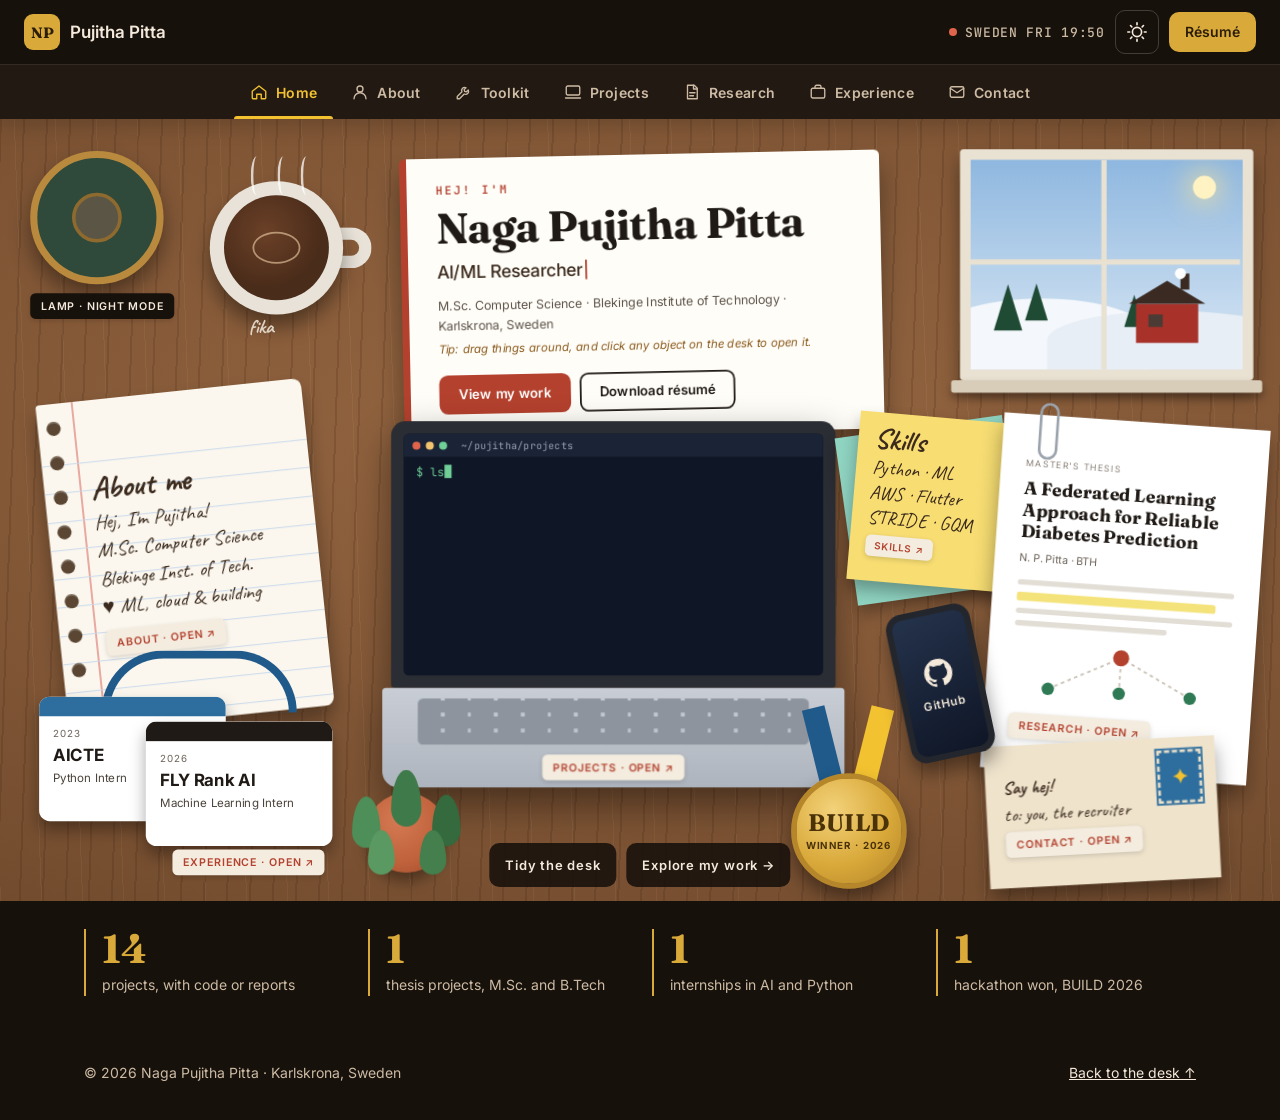
<file: index.html>
<!DOCTYPE html>
<html lang="en">
<head>
<meta charset="UTF-8">
<meta name="viewport" content="width=device-width, initial-scale=1.0">
<title>Naga Pujitha Pitta · AI/ML Researcher &amp; Software Engineer</title>
<meta name="description" content="Portfolio of Naga Pujitha Pitta, AI/ML researcher and software engineer in Sweden. Federated learning research, machine-learning projects, AWS cloud work and experience.">
<meta property="og:title" content="Naga Pujitha Pitta · AI/ML Researcher &amp; Software Engineer">
<meta property="og:description" content="Federated learning research, machine-learning projects and cloud work. Explore my study desk in Sweden.">
<meta property="og:type" content="website">
<meta name="theme-color" content="#17110C">
<link rel="icon" href="data:image/svg+xml,%3Csvg xmlns='http://www.w3.org/2000/svg' viewBox='0 0 64 64'%3E%3Crect width='64' height='64' rx='14' fill='%2317110C'/%3E%3Ctext x='32' y='43' font-family='Georgia,serif' font-size='30' font-weight='700' fill='%23F2C230' text-anchor='middle'%3ENP%3C/text%3E%3C/svg%3E">
<link rel="preconnect" href="https://fonts.googleapis.com">
<link rel="preconnect" href="https://fonts.gstatic.com" crossorigin>
<link href="https://fonts.googleapis.com/css2?family=Caveat:wght@500;700&family=Fraunces:opsz,wght@9..144,500;9..144,600;9..144,700&family=Inter:wght@400;500;600;700&family=JetBrains+Mono:wght@400;500&display=swap" rel="stylesheet">
<link rel="stylesheet" href="assets/css/styles.css?v=desk-7">
<script>
  document.documentElement.classList.add('js');
  try {
    var t = localStorage.getItem('np-theme');
    if (!t) t = matchMedia('(prefers-color-scheme: dark)').matches ? 'night' : 'day';
    document.documentElement.dataset.theme = t;
  } catch (e) { document.documentElement.dataset.theme = 'day'; }
</script>
</head>
<body>
<a class="skip" href="#about">Skip to content</a>

<div class="chrome" id="top">
<header class="topbar">
  <a class="brand" href="#home" aria-label="Home: the desk">
    <span class="brand-mark" aria-hidden="true">NP</span>
    <span class="brand-name">Pujitha Pitta</span>
  </a>
  <div class="topbar-right">
    <span class="clock" aria-label="Local time in Sweden"><span class="clock-dot" aria-hidden="true"></span>SWEDEN <span id="clock">--:--</span></span>
    <button class="icon-btn" id="themeBtn" type="button" aria-label="Switch to night mode" aria-pressed="false">
      <svg viewBox="0 0 24 24" aria-hidden="true"><path class="i-sun" d="M12 4V2m0 20v-2m8-8h2M2 12h2m13.66-5.66 1.41-1.41M4.93 19.07l1.41-1.41m0-11.32L4.93 4.93m14.14 14.14-1.41-1.41M12 7a5 5 0 1 0 0 10 5 5 0 0 0 0-10Z"/><path class="i-moon" d="M20 14.5A8 8 0 0 1 9.5 4a8 8 0 1 0 10.5 10.5Z"/></svg>
    </button>
    <a class="btn btn-small" href="Naga_Pujitha_Pitta_Resume.pdf?v=3" target="_blank" rel="noopener">Résumé</a>
  </div>
</header>
<nav class="tabbar" aria-label="Sections">
  <div class="tabs" id="tabs">
    <a class="tab" href="#home" data-tab="home"><svg viewBox="0 0 24 24" aria-hidden="true"><path d="M3 11 12 4l9 7v9a1 1 0 0 1-1 1h-5v-6H9v6H4a1 1 0 0 1-1-1Z"/></svg>Home</a>
    <a class="tab" href="#about" data-tab="about"><svg viewBox="0 0 24 24" aria-hidden="true"><circle cx="12" cy="8" r="4"/><path d="M4 21a8 8 0 0 1 16 0"/></svg>About</a>
    <a class="tab" href="#skills" data-tab="skills"><svg viewBox="0 0 24 24" aria-hidden="true"><path d="M14.7 6.3a4 4 0 0 0-5.4 5.4L3 18v3h3l6.3-6.3a4 4 0 0 0 5.4-5.4l-2.5 2.5-2.4-.6-.6-2.4Z"/></svg>Toolkit</a>
    <a class="tab" href="#projects" data-tab="projects"><svg viewBox="0 0 24 24" aria-hidden="true"><rect x="3" y="4" width="18" height="12" rx="2"/><path d="M2 20h20"/></svg>Projects</a>
    <a class="tab" href="#research" data-tab="research"><svg viewBox="0 0 24 24" aria-hidden="true"><path d="M6 3h9l4 4v14H6Z"/><path d="M14 3v5h5M9 13h7M9 17h5"/></svg>Research</a>
    <a class="tab" href="#experience" data-tab="experience"><svg viewBox="0 0 24 24" aria-hidden="true"><rect x="3" y="7" width="18" height="13" rx="2"/><path d="M8 7V5a2 2 0 0 1 2-2h4a2 2 0 0 1 2 2v2"/></svg>Experience</a>
    <a class="tab" href="#contact" data-tab="contact"><svg viewBox="0 0 24 24" aria-hidden="true"><rect x="3" y="5" width="18" height="14" rx="2"/><path d="m3 7 9 6 9-6"/></svg>Contact</a>
    <span class="tab-ink" id="tabInk" aria-hidden="true"></span>
  </div>
</nav>
</div>

<!-- ============ HOME TAB: THE STUDY DESK ============ -->
<div class="panel home-panel" id="home" data-panel>
<section class="hero" aria-label="Introduction">
  <div class="hero-intro-mobile">
    <p class="eyebrow">Hej! I'm</p>
    <p class="m-name">Naga Pujitha Pitta</p>
    <p class="m-role">AI/ML Researcher &amp; Software Engineer · Sweden</p>
    <div class="card-actions">
      <a class="btn" href="#projects">View my work</a>
      <a class="btn btn-ghost" href="Naga_Pujitha_Pitta_Resume.pdf?v=3" target="_blank" rel="noopener">Résumé</a>
    </div>
    <p class="m-hint">Tap anything on my desk to open it.</p>
  </div>

  <div class="desk" id="desk">
    <div class="lamp-glow" aria-hidden="true"></div>
    <div class="stage" id="stage">

      <!-- Window -->
      <div class="obj obj-window" data-id="window" data-x="1080" data-y="24" aria-hidden="true">
        <div class="window-frame">
          <div class="window-view">
            <span class="aurora a1"></span><span class="aurora a2"></span>
            <span class="star s1"></span><span class="star s2"></span><span class="star s3"></span><span class="star s4"></span>
            <span class="moon"></span>
            <span class="hill h1"></span><span class="hill h2"></span>
            <span class="pine p1"></span><span class="pine p2"></span><span class="pine p3"></span>
            <span class="cottage"><span class="roof"></span><span class="lit"></span><span class="chimney"></span></span>
            <span class="smoke"><i></i><i></i><i></i></span>
            <div class="snow" id="snow"></div>
            <span class="mullion"></span>
          </div>
        </div>
        <span class="window-sill"></span>
      </div>

      <!-- Lamp -->
      <button class="obj obj-lamp" type="button" data-id="lamp" data-x="34" data-y="26" data-action="lamp" aria-label="Desk lamp: switch night mode">
        <span class="lamp-base"><span class="lamp-bulb"></span></span>
        <span class="tag tag-dark">LAMP · NIGHT MODE</span>
      </button>

      <!-- Coffee -->
      <div class="obj obj-mug" data-id="mug" data-x="236" data-y="60" aria-hidden="true">
        <span class="steam"><i></i><i></i><i></i></span>
        <span class="mug-handle"></span>
        <span class="mug"><span class="coffee"><span class="crema"></span></span></span>
        <span class="fika">fika</span>
      </div>

      <!-- Business card (desktop intro) -->
      <div class="obj obj-card" data-id="card" data-x="452" data-y="30">
        <p class="card-kicker">HEJ! I'M</p>
        <h1 class="card-name">Naga Pujitha Pitta</h1>
        <p class="card-role"><span id="typed">AI/ML Researcher &amp; Software Engineer</span><span class="caret" aria-hidden="true"></span></p>
        <p class="card-meta">M.Sc. Computer Science · Blekinge Institute of Technology · Karlskrona, Sweden</p>
        <p class="card-tip">Tip: drag things around, and click any object on the desk to open it.</p>
        <div class="card-actions">
          <a class="btn" href="#projects" data-nodrag>View my work</a>
          <a class="btn btn-ghost" href="Naga_Pujitha_Pitta_Resume.pdf?v=3" target="_blank" rel="noopener" data-nodrag>Download résumé</a>
        </div>
      </div>

      <!-- Notebook → About -->
      <button class="obj obj-notebook" type="button" data-id="notebook" data-x="58" data-y="296" data-open="about" aria-label="Notebook: open About me">
        <span class="rings" aria-hidden="true"><i></i><i></i><i></i><i></i><i></i><i></i><i></i><i></i></span>
        <span class="hand h-title">About me</span>
        <span class="hand">Hej, I'm Pujitha!</span>
        <span class="hand">M.Sc. Computer Science</span>
        <span class="hand">Blekinge Inst. of Tech.</span>
        <span class="hand">♥ ML, cloud &amp; building</span>
        <span class="tag">ABOUT · OPEN ↗</span>
      </button>

      <!-- Laptop → Projects -->
      <button class="obj obj-laptop" type="button" data-id="laptop" data-x="430" data-y="330" data-open="projects" aria-label="Laptop: open Projects">
        <span class="laptop-screen">
          <span class="term">
            <span class="term-bar"><i></i><i></i><i></i><b>~/pujitha/projects</b></span>
            <span class="term-body" id="termBody" aria-hidden="true"></span>
          </span>
        </span>
        <span class="laptop-base"><span class="keys"></span><span class="tag">PROJECTS · OPEN ↗</span></span>
      </button>

      <!-- Sticky notes → Skills -->
      <button class="obj obj-sticky" type="button" data-id="sticky" data-x="960" data-y="326" data-open="skills" aria-label="Sticky notes: open Skills">
        <span class="sticky s-back" aria-hidden="true"></span>
        <span class="sticky s-front">
          <span class="hand h-title">Skills</span>
          <span class="hand">Python · ML</span>
          <span class="hand">AWS · Flutter</span>
          <span class="hand">STRIDE · GQM</span>
          <span class="tag">SKILLS ↗</span>
        </span>
      </button>

      <!-- Paper → Research -->
      <button class="obj obj-paper" type="button" data-id="paper" data-x="1116" data-y="330" data-open="research" aria-label="Research paper: open Research">
        <span class="clip" aria-hidden="true"></span>
        <span class="paper-kicker">MASTER'S THESIS</span>
        <span class="paper-title">A Federated Learning Approach for Reliable Diabetes Prediction</span>
        <span class="paper-author">N. P. Pitta · BTH</span>
        <span class="lines" aria-hidden="true"><i></i><i class="hl"></i><i></i><i class="short"></i></span>
        <span class="mini-fed" aria-hidden="true">
          <svg viewBox="0 0 220 70"><g class="fed-links"><line x1="30" y1="55" x2="110" y2="15"/><line x1="110" y1="55" x2="110" y2="15"/><line x1="190" y1="55" x2="110" y2="15"/></g><circle class="fed-hub" cx="110" cy="15" r="9"/><circle class="fed-node" cx="30" cy="55" r="7"/><circle class="fed-node" cx="110" cy="55" r="7"/><circle class="fed-node" cx="190" cy="55" r="7"/><circle class="fed-pulse p1" r="3.5"/><circle class="fed-pulse p2" r="3.5"/><circle class="fed-pulse p3" r="3.5"/></svg>
        </span>
        <span class="tag">RESEARCH · OPEN ↗</span>
      </button>

      <!-- Badges → Experience -->
      <button class="obj obj-badges" type="button" data-id="badges" data-x="44" data-y="624" data-open="experience" aria-label="ID badges: open Experience">
        <span class="lanyard" aria-hidden="true"></span>
        <span class="badge b1"><span class="b-top"></span><small>2023</small><b>AICTE</b><em>Python Intern</em></span>
        <span class="badge b2"><span class="b-top"></span><small>2026</small><b>FLY Rank AI</b><em>Machine Learning Intern</em></span>
        <span class="tag tag-float">EXPERIENCE · OPEN ↗</span>
      </button>

      <!-- Medal → Experience (award) -->
      <button class="obj obj-medal" type="button" data-id="medal" data-x="880" data-y="650" data-open="experience" aria-label="Hackathon medal: open Experience">
        <span class="ribbon r1" aria-hidden="true"></span><span class="ribbon r2" aria-hidden="true"></span>
        <span class="medal"><b>BUILD</b><small>WINNER · 2026</small><span class="glint" aria-hidden="true"></span></span>
      </button>

      <!-- Envelope → Contact -->
      <button class="obj obj-envelope" type="button" data-id="envelope" data-x="1110" data-y="690" data-open="contact" aria-label="Envelope: open Contact">
        <span class="stamp" aria-hidden="true">✦</span>
        <span class="hand h-title">Say hej!</span>
        <span class="hand">to: you, the recruiter</span>
        <span class="tag">CONTACT · OPEN ↗</span>
      </button>

      <!-- Plant -->
      <div class="obj obj-plant" data-id="plant" data-x="392" data-y="728" aria-hidden="true">
        <span class="pot"></span><i class="leaf l1"></i><i class="leaf l2"></i><i class="leaf l3"></i><i class="leaf l4"></i><i class="leaf l5"></i>
      </div>

      <!-- Phone (GitHub) -->
      <a class="obj obj-phone" data-id="phone" data-x="1010" data-y="540" href="https://github.com/Pujitha-pitta" target="_blank" rel="noopener" aria-label="Phone: open my GitHub profile">
        <span class="phone-screen"><svg viewBox="0 0 24 24" aria-hidden="true"><path d="M12 2a10 10 0 0 0-3.16 19.49c.5.09.68-.22.68-.48v-1.7c-2.78.6-3.37-1.34-3.37-1.34-.45-1.16-1.11-1.47-1.11-1.47-.91-.62.07-.6.07-.6 1 .07 1.53 1.03 1.53 1.03.9 1.52 2.34 1.08 2.91.83.09-.65.35-1.09.63-1.34-2.22-.25-4.55-1.11-4.55-4.94 0-1.09.39-1.98 1.03-2.68-.1-.25-.45-1.27.1-2.65 0 0 .84-.27 2.75 1.02a9.6 9.6 0 0 1 5 0c1.91-1.29 2.75-1.02 2.75-1.02.55 1.38.2 2.4.1 2.65.64.7 1.03 1.59 1.03 2.68 0 3.84-2.34 4.68-4.57 4.93.36.31.68.92.68 1.85v2.75c0 .27.18.58.69.48A10 10 0 0 0 12 2Z"/></svg><b>GitHub</b></span>
      </a>

      
    </div>
    <div class="desk-controls">
      <button type="button" class="chip-btn" id="resetDesk">Tidy the desk</button>
      <a class="chip-btn" href="#about">Explore my work →</a>
    </div>
  </div>
</section>

<!-- ============ STATS STRIP ============ -->
<section class="stats" aria-label="At a glance">
  <div class="wrap stats-grid">
    <div class="stat reveal"><b data-count="23" id="statProjects">23</b><span>projects, with code or reports</span></div>
    <div class="stat reveal"><b data-count="2">2</b><span>thesis projects, M.Sc. and B.Tech</span></div>
    <div class="stat reveal"><b data-count="2">2</b><span>internships in AI and Python</span></div>
    <div class="stat reveal"><b data-count="1">1</b><span>hackathon won, BUILD 2026</span></div>
  </div>
</section>
</div>

<main>
  <!-- ABOUT -->
  <section class="section" id="about" data-panel>
    <div class="wrap about">
      <div class="about-photo reveal">
        <figure class="polaroid">
          <img src="images/profile.jpeg" alt="Portrait of Naga Pujitha Pitta" loading="lazy">
          <figcaption>Pujitha</figcaption>
        </figure>
        <span class="tape" aria-hidden="true"></span>
        <p class="loc"><svg viewBox="0 0 24 24" aria-hidden="true"><path d="M12 21s-7-6.1-7-11.5a7 7 0 0 1 14 0C19 14.9 12 21 12 21Z"/><circle cx="12" cy="9.5" r="2.5"/></svg>Karlskrona, Sweden</p>
      </div>
      <div class="about-text">
        <p class="eyebrow reveal">01 · About</p>
        <h2 class="reveal">Hej! I'm Pujitha, and I love turning data into software people can rely on.</h2>
        <p class="lead reveal">I'm a computer science graduate student at Blekinge Institute of Technology, living in Karlskrona, Sweden. My focus is software engineering, AI and machine learning, and cloud computing.</p>
        <p class="reveal">I enjoy the whole journey of a project: understanding the problem, cleaning messy data, building and testing models, and shipping them as reliable applications. I care about AI that is accurate, private and easy to explain, and about code that other people can pick up and maintain.</p>
        <p class="reveal">Outside my studies I keep building to learn, from web apps and automation workflows to cloud labs and small multiplayer games. I founded a student club and led my college sports team, which taught me teamwork, organising and keeping a group moving towards a goal.</p>
        <div class="edu reveal">
          <div class="edu-item"><b>M.Sc. in Computer Science</b><span>Blekinge Institute of Technology · 2024 – 2026</span><small>Focus: software engineering, AI/ML, cloud computing, constitutional AI</small></div>
          <div class="edu-item"><b>B.Tech in Computer Science</b><span>Blekinge Institute of Technology · 2020 – 2024</span></div>
        </div>
        <p class="langs reveal"><b>Languages</b> English (professional) · Swedish (basic, A1)</p>
      </div>
    </div>
  </section>

  <!-- SKILLS -->
  <section class="section section-alt" id="skills" data-panel>
    <div class="wrap">
      <p class="eyebrow reveal">02 · Skills</p>
      <h2 class="reveal">My technical toolkit</h2>
      <p class="section-intro reveal">The tools and methods I work with, grouped by area. The number shows how many of my projects use each one. Pick a skill to see them.</p>
      <div class="skills-grid" id="skillsGrid"></div>
      <p class="also reveal" id="alsoKnow"></p>
    </div>
  </section>

  <!-- PROJECTS -->
  <section class="section" id="projects" data-panel>
    <div class="wrap">
      <p class="eyebrow reveal">03 · Projects</p>
      <h2 class="reveal">Things I've built</h2>
      <p class="section-intro reveal">My project library: from AI agents and machine-learning models to cloud labs, systems tools and web apps. Pick a book to open it and read what's inside, with links to the code, demo or full report.</p>
      <div class="projects-bar reveal">
        <div class="filters" id="filters" role="group" aria-label="Filter projects"></div>
        <div class="view-switch" role="group" aria-label="Project view">
          <button type="button" class="vs-btn" data-view="shelf" aria-pressed="true"><svg viewBox="0 0 24 24" aria-hidden="true"><path d="M4 4h3v16H4zM9 4h3v16H9zM14.5 4.6l2.9-.8 4.1 15.4-2.9.8z"/></svg>Bookshelf</button>
          <button type="button" class="vs-btn" data-view="list" aria-pressed="false"><svg viewBox="0 0 24 24" aria-hidden="true"><rect x="3" y="4" width="8" height="7" rx="1"/><rect x="13" y="4" width="8" height="7" rx="1"/><rect x="3" y="13" width="8" height="7" rx="1"/><rect x="13" y="13" width="8" height="7" rx="1"/></svg>Cards</button>
        </div>
      </div>
      <p class="filter-note" id="filterNote" aria-live="polite"></p>
      <div class="library" id="library" data-view="shelf">
        <div class="shelf" id="shelf" aria-label="Project books. Choose one to open it."></div>
        <div class="project-grid" id="projectGrid"></div>
      </div>
    </div>
  </section>

  <!-- RESEARCH -->
  <section class="section section-alt" id="research" data-panel>
    <div class="wrap">
      <p class="eyebrow reveal">04 · Research</p>
      <h2 class="reveal">Research</h2>
      <div class="research-feature">
        <figure class="fed-viz reveal">
          <svg viewBox="0 0 420 300" role="img" aria-label="Federated learning: three hospitals send model updates to a global model and receive the improved model back">
            <circle class="fv-halo" cx="210" cy="70" r="58"/>
            <g class="fv-links"><path id="fvA" d="M70 222 L210 70"/><path id="fvB" d="M210 232 L210 70"/><path id="fvC" d="M350 222 L210 70"/></g>
            <g class="fv-hub"><circle cx="210" cy="70" r="34"/><text x="210" y="66">GLOBAL</text><text x="210" y="81">MODEL</text></g>
            <g class="fv-client"><rect x="26" y="222" width="88" height="46" rx="10"/><text x="70" y="250">Hospital A</text></g>
            <g class="fv-client"><rect x="166" y="232" width="88" height="46" rx="10"/><text x="210" y="260">Hospital B</text></g>
            <g class="fv-client"><rect x="306" y="222" width="88" height="46" rx="10"/><text x="350" y="250">Hospital C</text></g>
            <circle class="fv-dot fv-up" r="6"><animateMotion dur="3s" repeatCount="indefinite" keyPoints="0;1" keyTimes="0;1" calcMode="linear"><mpath href="#fvA"/></animateMotion></circle>
            <circle class="fv-dot fv-up" r="6"><animateMotion dur="3s" begin="0.4s" repeatCount="indefinite" keyPoints="0;1" keyTimes="0;1" calcMode="linear"><mpath href="#fvB"/></animateMotion></circle>
            <circle class="fv-dot fv-up" r="6"><animateMotion dur="3s" begin="0.8s" repeatCount="indefinite" keyPoints="0;1" keyTimes="0;1" calcMode="linear"><mpath href="#fvC"/></animateMotion></circle>
            <circle class="fv-dot fv-down" r="6"><animateMotion dur="3s" begin="1.5s" repeatCount="indefinite" keyPoints="1;0" keyTimes="0;1" calcMode="linear"><mpath href="#fvA"/></animateMotion></circle>
            <circle class="fv-dot fv-down" r="6"><animateMotion dur="3s" begin="1.9s" repeatCount="indefinite" keyPoints="1;0" keyTimes="0;1" calcMode="linear"><mpath href="#fvB"/></animateMotion></circle>
            <circle class="fv-dot fv-down" r="6"><animateMotion dur="3s" begin="2.3s" repeatCount="indefinite" keyPoints="1;0" keyTimes="0;1" calcMode="linear"><mpath href="#fvC"/></animateMotion></circle>
          </svg>
          <figcaption class="fv-legend"><span><i class="lg-up"></i>local model updates</span><span><i class="lg-down"></i>improved global model</span></figcaption>
        </figure>
        <div id="researchList" class="research-list"></div>
      </div>
    </div>
  </section>

  <!-- EXPERIENCE -->
  <section class="section" id="experience" data-panel>
    <div class="wrap">
      <p class="eyebrow reveal">05 · Experience</p>
      <h2 class="reveal">Experience and recognition</h2>
      <div class="exp-layout">
        <ol class="timeline" id="timeline"></ol>
        <aside class="award reveal" id="award" aria-label="Award"></aside>
      </div>
    </div>
  </section>

  <!-- CONTACT -->
  <section class="section contact-section" id="contact" data-panel>
    <div class="wrap">
      <div class="letter reveal">
        <span class="letter-stamp" aria-hidden="true">✦</span>
        <p class="eyebrow">06 · Contact</p>
        <h2>Let's build something together.</h2>
        <p class="lead">I'm open to roles in machine learning, AI research and software engineering. The fastest way to reach me is email.</p>
        <div class="contact-actions">
          <a class="btn btn-big" href="mailto:nagapujitha456@gmail.com">nagapujitha456@gmail.com</a>
          <button class="btn btn-ghost" type="button" id="copyEmail">Copy email</button>
        </div>
        <ul class="contact-links">
          <li><a href="https://linkedin.com/in/naga-pujitha-pitta-bb8784255" target="_blank" rel="noopener">LinkedIn ↗</a></li>
          <li><a href="https://github.com/Pujitha-pitta" target="_blank" rel="noopener">GitHub ↗</a></li>
          <li><a href="Naga_Pujitha_Pitta_Resume.pdf?v=3" target="_blank" rel="noopener">Résumé (PDF) ↗</a></li>
        </ul>
        <p class="sign">Tack så mycket! · Pujitha</p>
      </div>
    </div>
  </section>
</main>

<footer class="footer">
  <div class="wrap footer-inner">
    <p>© <span id="year">2026</span> Naga Pujitha Pitta · Karlskrona, Sweden</p>
    <a href="#home">Back to the desk ↑</a>
  </div>
</footer>

<!-- Opened-object view -->
<dialog class="viewer" id="viewer" aria-labelledby="viewerTitle">
  <div class="viewer-inner" id="viewerInner"></div>
  <button class="viewer-close" type="button" id="viewerClose" aria-label="Close and go back to the desk">
    <svg viewBox="0 0 24 24" aria-hidden="true"><path d="M6 6l12 12M18 6 6 18"/></svg>
  </button>
</dialog>

<div class="toast" id="toast" role="status" aria-live="polite"></div>

<script src="assets/js/data.js?v=desk-7"></script>
<script src="assets/js/main.js?v=desk-7"></script>
</body>
</html>
</file>
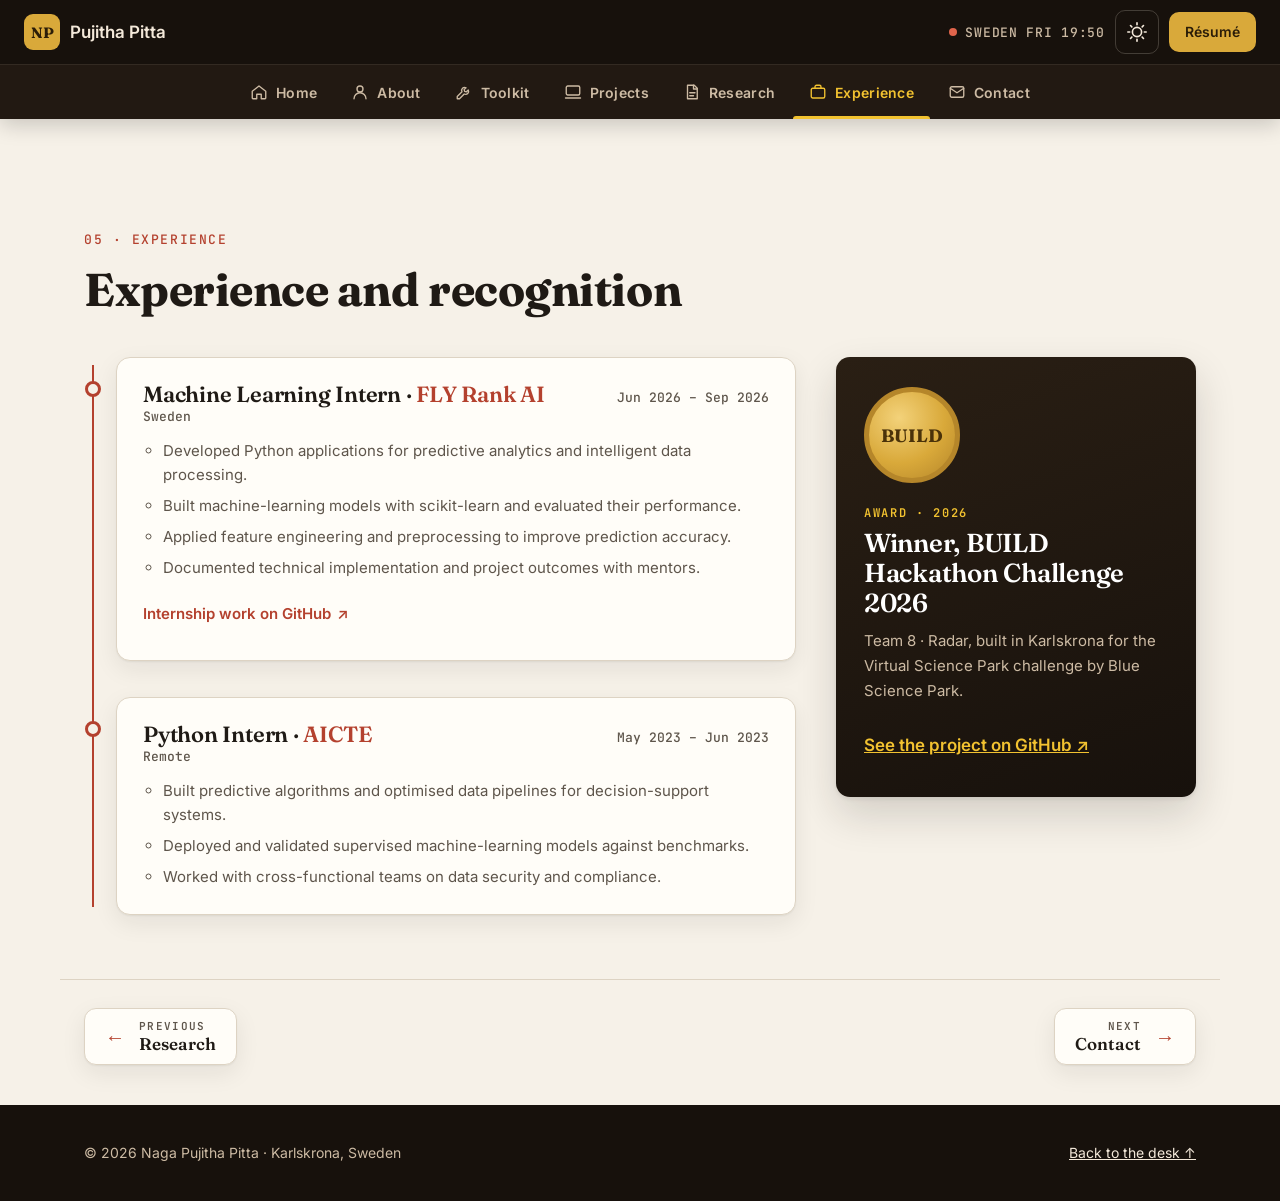
<file: experience.html>
<!DOCTYPE html>
<html lang="en">
<head>
<meta charset="UTF-8">
<meta name="viewport" content="width=device-width, initial-scale=1.0">
<title>Experience | Naga Pujitha Pitta</title>
<meta http-equiv="refresh" content="0; url=index.html#experience">
<link rel="canonical" href="index.html#experience">
<script>location.replace('index.html#experience');</script>
</head>
<body>
<p>This page moved. <a href="index.html#experience">Go to Experience</a>.</p>
</body>
</html>
</file>
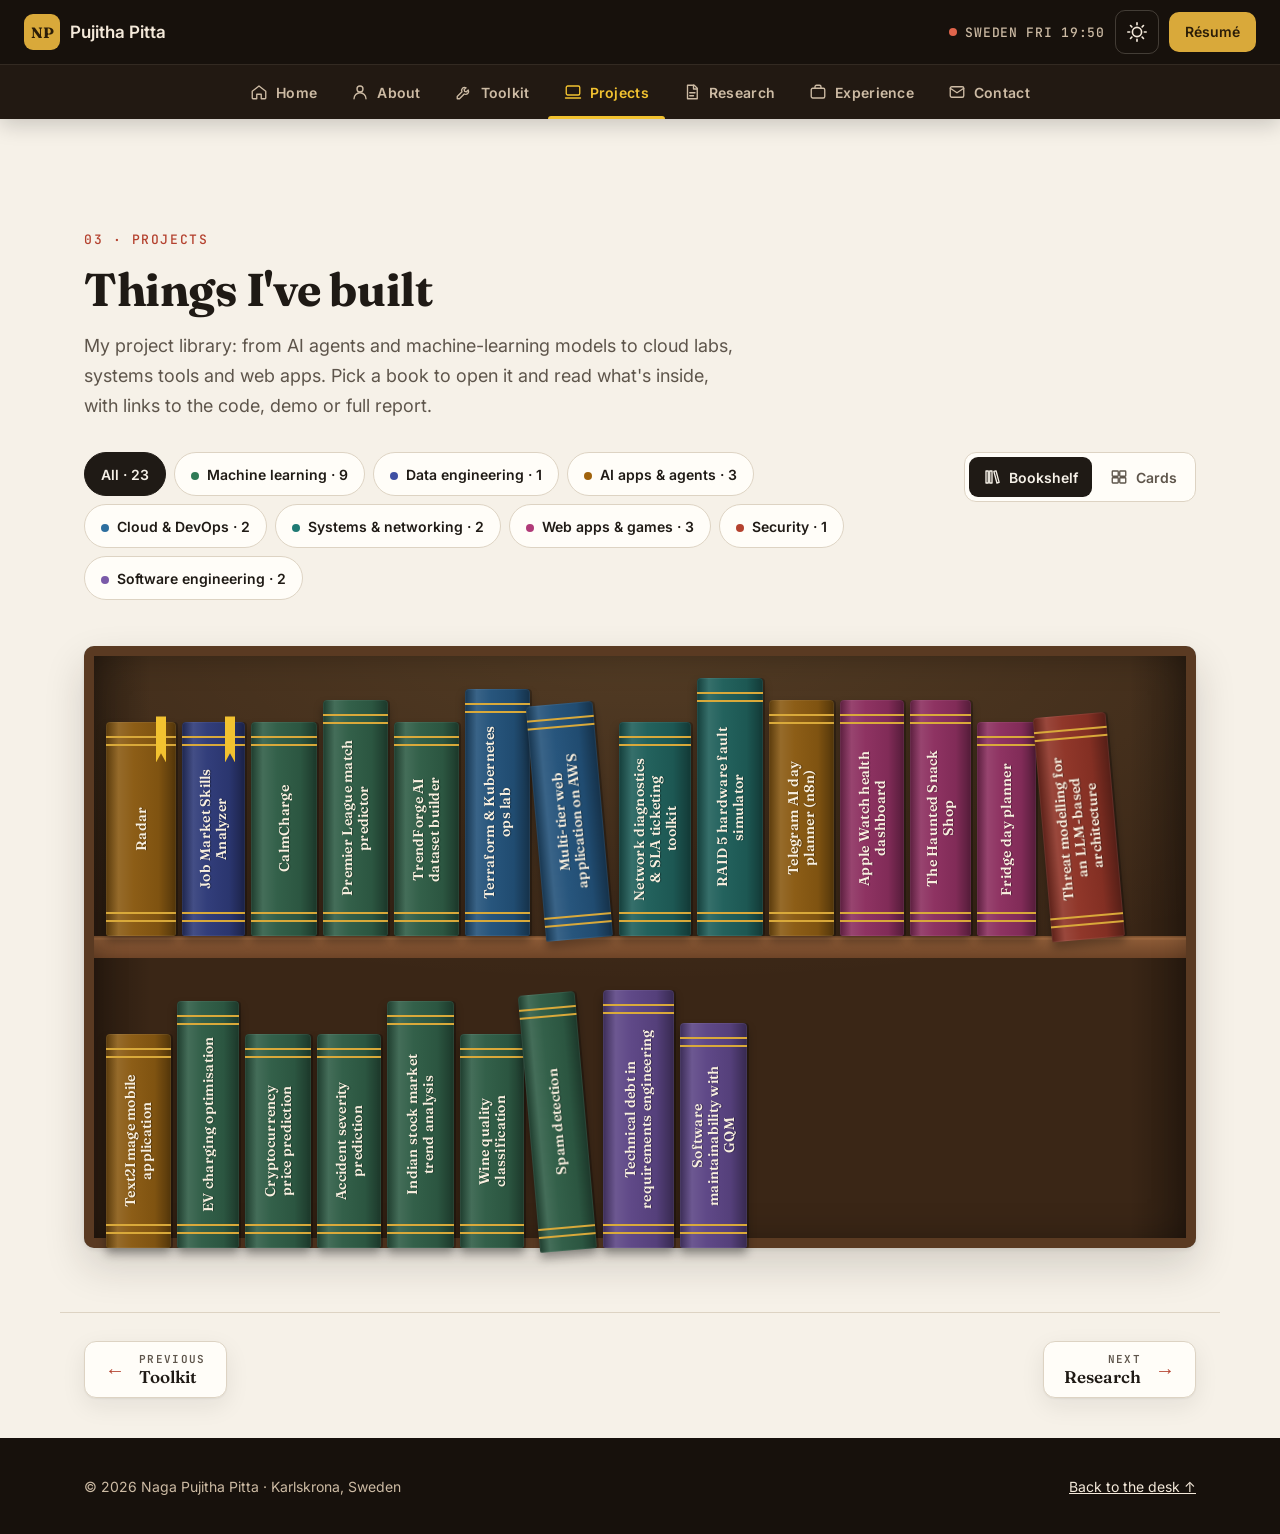
<file: projects.html>
<!DOCTYPE html>
<html lang="en">
<head>
<meta charset="UTF-8">
<meta name="viewport" content="width=device-width, initial-scale=1.0">
<title>Projects | Naga Pujitha Pitta</title>
<meta http-equiv="refresh" content="0; url=index.html#projects">
<link rel="canonical" href="index.html#projects">
<script>location.replace('index.html#projects');</script>
</head>
<body>
<p>This page moved. <a href="index.html#projects">Go to Projects</a>.</p>
</body>
</html>
</file>
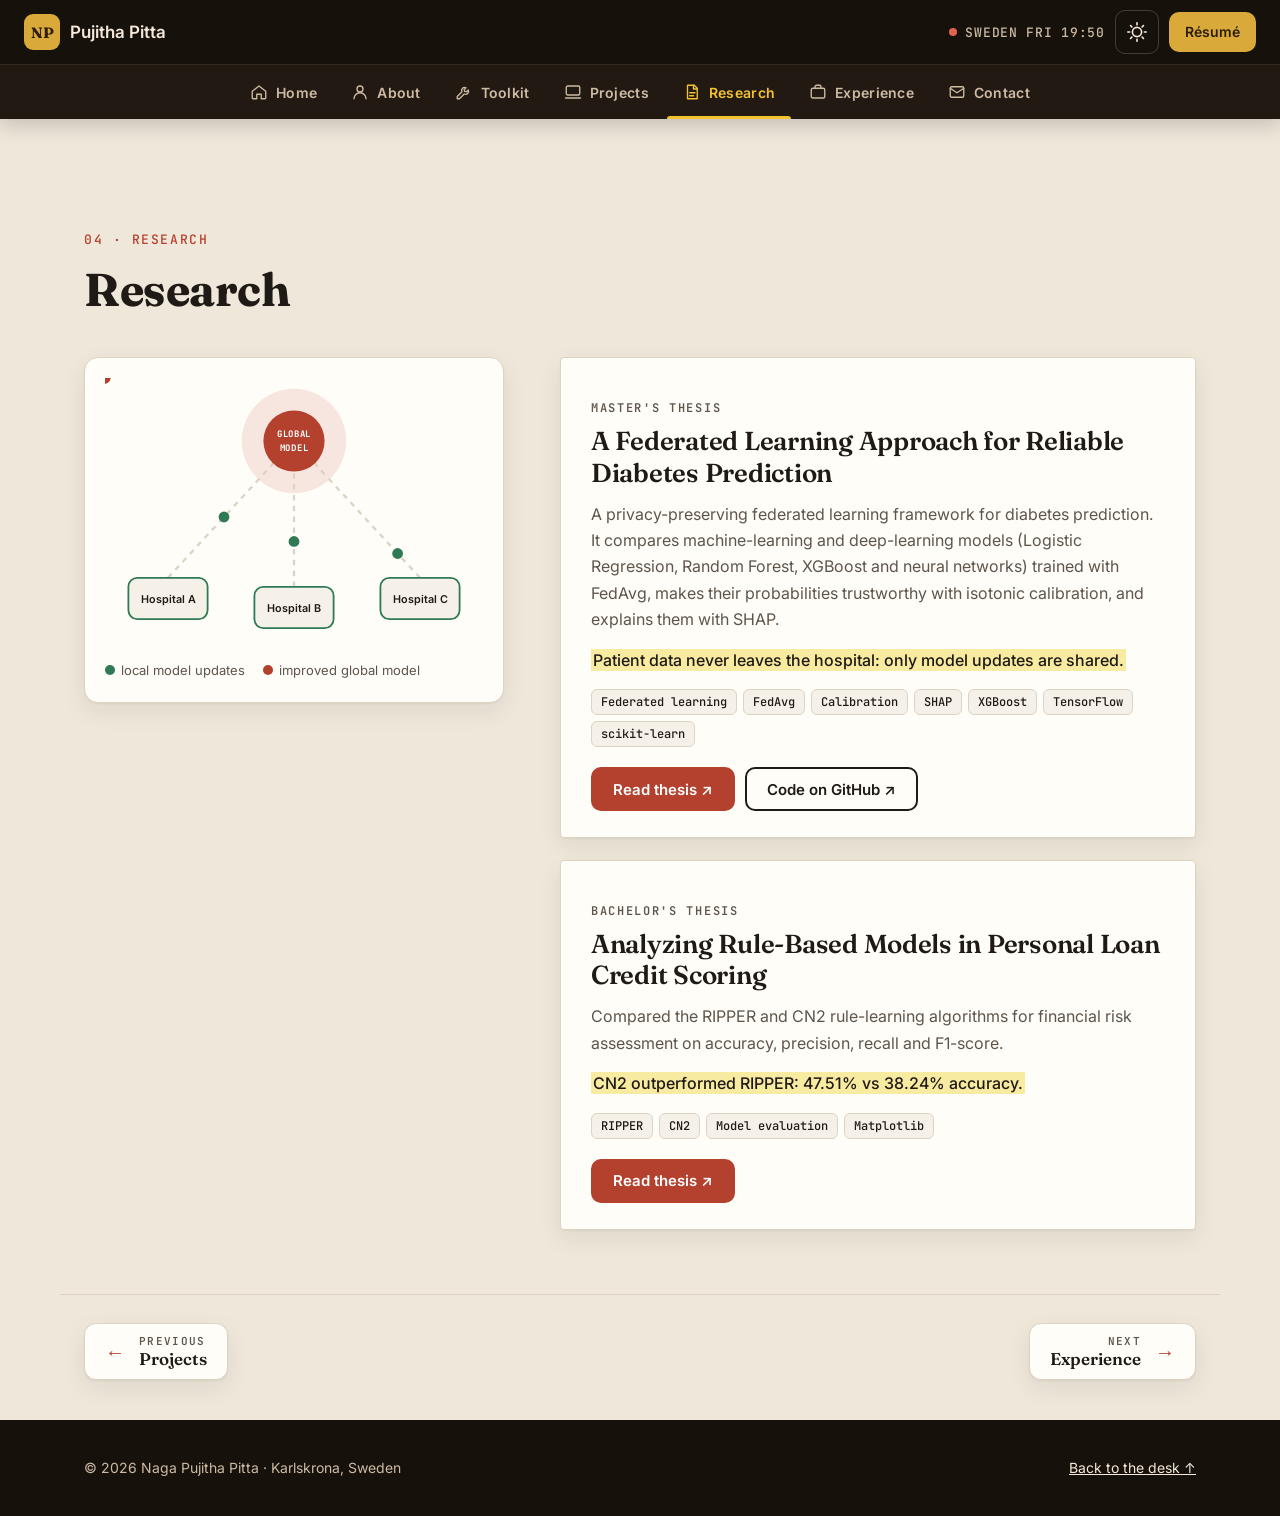
<file: publications.html>
<!DOCTYPE html>
<html lang="en">
<head>
<meta charset="UTF-8">
<meta name="viewport" content="width=device-width, initial-scale=1.0">
<title>Research | Naga Pujitha Pitta</title>
<meta http-equiv="refresh" content="0; url=index.html#research">
<link rel="canonical" href="index.html#research">
<script>location.replace('index.html#research');</script>
</head>
<body>
<p>This page moved. <a href="index.html#research">Go to Research</a>.</p>
</body>
</html>
</file>
<file: assets/css/styles.css>
/* =========================================================
   Study desk in Sweden · Naga Pujitha Pitta
   ========================================================= */

:root {
  --bg: #F6F1E8;
  --bg-alt: #EFE7DA;
  --card: #FFFDF8;
  --ink: #1F1A15;
  --muted: #5E554B;
  --line: #DDD3C3;
  --accent: #B4412E;
  --accent-ink: #FFFFFF;
  --accent-soft: #F3DCD3;
  --gold: #D9A93A;
  --blue: #2D6E9E;
  --green: #2F7A55;
  --bar: #17110C;
  --bar-ink: #F4E9DA;
  --bar-muted: #CDBBA4;
  --wood: #8B5A36;
  --wood-dark: #6E4427;
  --shade: rgba(8, 10, 28, 0);
  --glow: 0;
  --shadow: 0 1px 2px rgba(31, 26, 21, .06), 0 8px 24px rgba(31, 26, 21, .08);
  --shadow-lift: 0 2px 4px rgba(31, 26, 21, .08), 0 18px 40px rgba(31, 26, 21, .16);

  --t-ml: #2F7A55;
  --t-cloud: #2D6E9E;
  --t-sec: #B4412E;
  --t-se: #7A5AA8;
  --t-ai: #A0620C;
  --t-infra: #1F7A74;
  --t-web: #B03A78;
  --t-data: #3E4FA3;
  --t-security: var(--t-sec);

  --f-display: 'Fraunces', Georgia, serif;
  --f-body: 'Inter', system-ui, -apple-system, 'Segoe UI', sans-serif;
  --f-hand: 'Caveat', 'Segoe Print', cursive;
  --f-mono: 'JetBrains Mono', ui-monospace, Consolas, monospace;

  --radius: 14px;
  --wrap: 1160px;
  --topbar: 64px;
  --tabbar: 54px;
  color-scheme: light;
}

:root[data-theme="night"] {
  --bg: #14100C;
  --bg-alt: #1B1611;
  --card: #211B15;
  --ink: #F1E8DA;
  --muted: #BBAE9C;
  --line: #3A3027;
  --accent: #F08A6E;
  --accent-ink: #1A0F0A;
  --accent-soft: #3B231B;
  --blue: #7FB6F0;
  --green: #6FCF97;
  --wood: #5C3B23;
  --wood-dark: #462C19;
  --shade: rgba(8, 10, 28, .45);
  --glow: 1;
  --shadow: 0 1px 2px rgba(0, 0, 0, .3), 0 8px 24px rgba(0, 0, 0, .35);
  --shadow-lift: 0 2px 4px rgba(0, 0, 0, .35), 0 18px 40px rgba(0, 0, 0, .5);
  --t-ml: #6FCF97;
  --t-cloud: #7FB6F0;
  --t-sec: #F08A6E;
  --t-se: #C3B6FF;
  --t-ai: #F2C46D;
  --t-infra: #8FD3C1;
  --t-web: #F5A3C7;
  --t-data: #9AA8F5;
  color-scheme: dark;
}

*, *::before, *::after { box-sizing: border-box; }
html { scroll-behavior: smooth; scroll-padding-top: calc(var(--topbar) + var(--tabbar) + 8px); }
body {
  margin: 0;
  background: var(--bg);
  color: var(--ink);
  font-family: var(--f-body);
  font-size: 17px;
  line-height: 1.65;
  -webkit-font-smoothing: antialiased;
  transition: background-color .5s ease, color .5s ease;
}
img { max-width: 100%; display: block; }
a { color: var(--accent); }
a:hover { text-decoration-thickness: 2px; }
:focus-visible { outline: 3px solid var(--accent); outline-offset: 3px; border-radius: 4px; }
h1, h2, h3 { font-family: var(--f-display); line-height: 1.15; margin: 0; letter-spacing: -.01em; }
h2 { font-size: clamp(30px, 4vw, 46px); font-weight: 700; max-width: 22ch; }
h3 { font-size: 22px; font-weight: 600; }
p { margin: 0; }

.skip { position: absolute; left: -999px; top: 8px; z-index: 1000; background: var(--bar); color: var(--bar-ink); padding: 10px 16px; border-radius: 8px; }
.skip:focus { left: 8px; }
.wrap { max-width: var(--wrap); margin: 0 auto; padding: 0 24px; }
.eyebrow { font-family: var(--f-mono); font-size: 13px; font-weight: 500; letter-spacing: .12em; text-transform: uppercase; color: var(--accent); margin-bottom: 14px; }
.lead { font-size: 20px; line-height: 1.6; color: var(--ink); }
.section-intro { margin-top: 14px; color: var(--muted); max-width: 60ch; font-size: 18px; }

/* ---------- Buttons ---------- */
.btn {
  display: inline-flex; align-items: center; justify-content: center; gap: 8px;
  min-height: 44px; padding: 10px 20px; border-radius: 10px;
  background: var(--accent); color: var(--accent-ink); border: 2px solid var(--accent);
  font: 600 15px/1 var(--f-body); text-decoration: none; cursor: pointer;
  transition: transform .2s ease, box-shadow .2s ease, background-color .2s ease;
}
.btn:hover { transform: translateY(-2px); box-shadow: 0 8px 18px rgba(180, 65, 46, .28); }
.btn-ghost { background: transparent; color: var(--ink); border-color: currentColor; }
.btn-ghost:hover { box-shadow: none; background: var(--accent-soft); }
.btn-small { min-height: 40px; padding: 8px 14px; font-size: 14px; }
.btn-big { font-size: 17px; padding: 14px 22px; min-height: 52px; }
.icon-btn {
  width: 44px; height: 44px; display: inline-flex; align-items: center; justify-content: center;
  border-radius: 10px; border: 1px solid rgba(244, 233, 218, .2); background: transparent; color: var(--bar-ink); cursor: pointer;
}
.icon-btn:hover { background: rgba(244, 233, 218, .1); }
.icon-btn svg { width: 22px; height: 22px; fill: none; stroke: currentColor; stroke-width: 1.8; stroke-linecap: round; stroke-linejoin: round; }
.i-moon { display: none; }
[data-theme="night"] .i-sun { display: none; }
[data-theme="night"] .i-moon { display: inline; }

/* ---------- Top bar ---------- */
.topbar {
  position: relative; height: var(--topbar);
  display: flex; align-items: center; justify-content: space-between; gap: 16px;
  padding: 0 24px; background: var(--bar); color: var(--bar-ink);
}
.brand { display: flex; align-items: center; gap: 10px; color: var(--bar-ink); text-decoration: none; font-weight: 600; }
.brand-mark { width: 36px; height: 36px; border-radius: 9px; background: var(--gold); color: #2B1D08; display: grid; place-items: center; font: 700 15px var(--f-display); }
.nav { display: flex; gap: 4px; }
.nav a { color: var(--bar-muted); text-decoration: none; font-size: 14px; font-weight: 600; letter-spacing: .04em; padding: 10px 12px; border-radius: 8px; transition: color .2s, background-color .2s; }
.nav a:hover, .nav a.active { color: var(--bar-ink); background: rgba(244, 233, 218, .08); }
.topbar-right { display: flex; align-items: center; gap: 10px; }
.clock { display: inline-flex; align-items: center; gap: 8px; font: 500 13px var(--f-mono); letter-spacing: .06em; color: var(--bar-muted); white-space: nowrap; }
.clock-dot { width: 8px; height: 8px; border-radius: 50%; background: #E0644B; animation: pulse 2.4s infinite; }
.topbar .btn-small { background: var(--gold); border-color: var(--gold); color: #2B1D08; }
.menu-btn { display: none; }
.mobile-nav { position: absolute; top: var(--topbar); left: 0; right: 0; background: var(--bar); padding: 8px 16px 16px; display: grid; gap: 2px; box-shadow: 0 12px 24px rgba(0,0,0,.3); }
.mobile-nav[hidden] { display: none; }
.mobile-nav a { color: var(--bar-ink); text-decoration: none; padding: 12px; border-radius: 8px; font-weight: 600; }
.mobile-nav a:hover { background: rgba(244, 233, 218, .08); }

/* =========================================================
   HERO · THE DESK
   ========================================================= */
.hero { position: relative; background: var(--wood-dark); }
.hero-intro-mobile { display: none; }
.desk {
  position: relative; overflow: hidden;
  height: calc(100vh - var(--topbar) - var(--tabbar)); height: calc(100svh - var(--topbar) - var(--tabbar)); min-height: 540px;
  background-color: var(--wood);
  background-image:
    repeating-linear-gradient(92deg, rgba(60, 32, 14, .18) 0 2px, transparent 2px 23px),
    repeating-linear-gradient(88deg, rgba(255, 220, 170, .06) 0 1px, transparent 1px 41px),
    radial-gradient(120% 90% at 50% 40%, rgba(255, 220, 170, .10), rgba(0, 0, 0, .25));
  transition: background-color .6s ease;
  touch-action: pan-y;
}
.desk::after { /* room shade for night mode */
  content: ''; position: absolute; inset: 0; pointer-events: none; z-index: 400;
  background: var(--shade); transition: background-color .6s ease;
}
.lamp-glow {
  position: absolute; left: -12%; top: -30%; width: 70%; aspect-ratio: 1; border-radius: 50%;
  pointer-events: none; z-index: 401; mix-blend-mode: screen;
  background: radial-gradient(circle, rgba(255, 214, 140, .45) 0%, rgba(255, 200, 120, .16) 40%, rgba(255, 200, 120, 0) 68%);
  opacity: var(--glow); transition: opacity .6s ease;
}
.stage {
  position: absolute; left: 0; top: 0; width: 1440px; height: 860px;
  transform-origin: 0 0; transform: translate(var(--ox, 0px), var(--oy, 0px)) scale(var(--s, 1));
}
.desk-hint {
  position: absolute; left: 470px; bottom: 6px; z-index: 5; margin: 0;
  background: #F3ECDF; color: #3B2A1D; padding: 8px 18px; font-size: 14px;
  transform: rotate(-1deg); box-shadow: 0 4px 10px rgba(0, 0, 0, .25);
}
.desk-controls { position: absolute; left: 50%; bottom: 14px; transform: translateX(-50%); z-index: 450; display: flex; gap: 10px; }
.card-tip { margin-top: 4px; font-size: 13px; color: #8A5A1C; font-style: italic; }
.chip-btn {
  min-height: 44px; display: inline-flex; align-items: center; padding: 10px 16px; border: 0; border-radius: 10px;
  background: rgba(23, 17, 12, .88); color: #F4E9DA; font: 600 13px var(--f-body); letter-spacing: .06em; text-decoration: none; cursor: pointer;
  transition: transform .2s;
}
.chip-btn:hover { transform: translateY(-2px); }

/* --- generic object --- */
.obj {
  position: absolute; left: var(--x); top: var(--y); z-index: var(--z, 10);
  margin: 0; padding: 0; border: 0; background: none; font: inherit; color: inherit; text-align: left;
  cursor: grab; touch-action: none; user-select: none; -webkit-user-select: none;
  transition: filter .25s ease;
  animation: drop-in .7s cubic-bezier(.2, .9, .3, 1.2) both; animation-delay: var(--d, 0s);
}
.obj > * { pointer-events: none; }
.obj a, .obj [data-nodrag] { pointer-events: auto; }
.obj.dragging { cursor: grabbing; transition: none; filter: drop-shadow(0 26px 26px rgba(0, 0, 0, .35)); }
button.obj:hover, a.obj:hover { filter: brightness(1.04) drop-shadow(0 10px 14px rgba(0, 0, 0, .25)); }
.obj:focus-visible { outline: 4px solid #F2C230; outline-offset: 6px; }
.obj .tag {
  display: inline-block; font: 600 12px var(--f-body); letter-spacing: .08em; color: #B4412E;
  background: #F3ECDF; padding: 7px 12px; border-radius: 6px; margin-top: 10px; box-shadow: 0 2px 6px rgba(0,0,0,.15);
  transition: transform .2s ease, background-color .2s;
}
.obj:hover .tag { background: #FFF6E6; transform: translateY(-2px); }
.obj .tag-dark { background: #17110C; color: #F4E9DA; }
.obj:hover .tag-dark { background: #2A1F14; }
.hand { display: block; font-family: var(--f-hand); color: #3B2A1D; font-size: 23px; line-height: 32px; }
.h-title { font-size: 36px; font-weight: 700; line-height: 1.05; margin-bottom: 4px; }

/* Window */
.obj-window { width: 330px; }
.window-frame { width: 330px; height: 260px; background: #E9E1D2; padding: 12px; border-radius: 4px; box-shadow: 0 14px 22px rgba(0, 0, 0, .4); }
.window-view { position: relative; width: 100%; height: 100%; overflow: hidden; background: linear-gradient(#8FB8E0, #DCE9F5); transition: background .8s ease; }
[data-theme="night"] .window-view { background: linear-gradient(#071027, #14234A); }
.window-sill { display: block; width: 350px; height: 14px; margin-left: -10px; background: #D8CDB9; border-radius: 3px; box-shadow: 0 6px 10px rgba(0,0,0,.3); }
.aurora { position: absolute; border-radius: 50%; filter: blur(10px); opacity: 0; transition: opacity .8s; }
[data-theme="night"] .aurora { opacity: 1; }
.a1 { left: -40px; top: 16px; width: 400px; height: 70px; background: linear-gradient(90deg, rgba(80,255,180,0), rgba(80,255,180,.6), rgba(120,140,255,.5), rgba(80,255,180,0)); animation: aurora 9s ease-in-out infinite; }
.a2 { left: -60px; top: 56px; width: 420px; height: 46px; background: linear-gradient(90deg, rgba(150,110,255,0), rgba(150,110,255,.5), rgba(80,255,180,.45), rgba(150,110,255,0)); filter: blur(12px); animation: aurora 12s 1.5s ease-in-out infinite; }
.star { position: absolute; width: 2px; height: 2px; background: #fff; border-radius: 50%; opacity: 0; }
[data-theme="night"] .star { animation: twinkle 3s infinite; }
.s1 { left: 40px; top: 20px; } .s2 { left: 210px; top: 34px; animation-delay: .8s; } .s3 { left: 260px; top: 12px; animation-delay: 1.6s; } .s4 { left: 110px; top: 44px; animation-delay: 2.2s; }
.moon { position: absolute; right: 30px; top: 18px; width: 26px; height: 26px; border-radius: 50%; background: #FFF3C4; box-shadow: 0 0 30px 6px rgba(255, 230, 150, .7); transition: background .8s, box-shadow .8s; }
[data-theme="night"] .moon { background: #F4F1E6; box-shadow: 0 0 14px rgba(240, 240, 255, .8), inset -7px -3px 0 #C9C3B0; }
.hill { position: absolute; bottom: 0; border-radius: 50% 50% 0 0; background: #F4F8FC; }
.h1 { left: -40px; width: 240px; height: 80px; }
.h2 { right: -60px; width: 280px; height: 66px; background: #E8EEF6; }
[data-theme="night"] .hill { background: #C9D3E3; } [data-theme="night"] .h2 { background: #B7C2D6; }
.pine { position: absolute; bottom: 44px; width: 0; height: 0; border-left: 16px solid transparent; border-right: 16px solid transparent; border-bottom: 52px solid #1F4A33; }
.p1 { left: 26px; } .p2 { left: 58px; bottom: 50px; transform: scale(.8); } .p3 { left: 168px; bottom: 40px; transform: scale(.7); }
[data-theme="night"] .pine { border-bottom-color: #10261C; }
.cottage { position: absolute; right: 50px; bottom: 30px; width: 70px; height: 44px; background: #A8322A; }
.roof { position: absolute; left: -8px; top: -26px; width: 0; height: 0; border-left: 43px solid transparent; border-right: 43px solid transparent; border-bottom: 26px solid #3A2A22; }
.lit { position: absolute; left: 14px; top: 12px; width: 16px; height: 14px; background: #4A3B35; transition: background .6s, box-shadow .6s; }
[data-theme="night"] .lit { background: #F7D27A; box-shadow: 0 0 12px #F7D27A; }
.chimney { position: absolute; right: 10px; top: -34px; width: 10px; height: 18px; background: #3A2A22; }
.smoke { position: absolute; right: 56px; bottom: 102px; width: 20px; height: 40px; }
.smoke i { position: absolute; bottom: 0; left: 0; width: 12px; height: 12px; border-radius: 50%; background: rgba(255,255,255,.75); animation: smoke 4s ease-out infinite; }
.smoke i:nth-child(2) { animation-delay: 1.3s; } .smoke i:nth-child(3) { animation-delay: 2.6s; }
.snow { position: absolute; inset: 0; }
.snow i { position: absolute; top: -10px; border-radius: 50%; background: #fff; box-shadow: 0 0 2px rgba(0,0,0,.15); animation: snow linear infinite; }
.mullion { position: absolute; left: 147px; top: 0; width: 6px; height: 100%; background: #E9E1D2; }
.mullion::after { content: ''; position: absolute; left: -150px; top: 112px; width: 306px; height: 6px; background: #E9E1D2; }

/* Lamp */
.obj-lamp { width: 170px; }
.lamp-base { display: flex; align-items: center; justify-content: center; width: 150px; height: 150px; border-radius: 50%; background: #2F4A3A; border: 8px solid #B98A3E; box-shadow: 0 14px 24px rgba(0, 0, 0, .4); }
.lamp-bulb { width: 56px; height: 56px; border-radius: 50%; background: #5B5546; border: 4px solid #8F6A2E; transition: background .5s, box-shadow .5s; }
[data-theme="night"] .lamp-bulb { background: #FFE7A8; box-shadow: 0 0 30px 10px rgba(255, 220, 140, .7); }

/* Mug */
.obj-mug { width: 190px; height: 180px; }
.mug { position: absolute; left: 0; top: 0; width: 150px; height: 150px; border-radius: 50%; background: #E8E2D8; box-shadow: 0 14px 22px rgba(0, 0, 0, .4); display: grid; place-items: center; }
.coffee { width: 118px; height: 118px; border-radius: 50%; background: radial-gradient(circle at 40% 35%, #6B4027, #4A2C1A 60%); display: grid; place-items: center; }
.crema { width: 54px; height: 36px; border-radius: 50%; border: 2px solid rgba(240, 210, 170, .6); animation: swirl 8s linear infinite; }
.mug-handle { position: absolute; left: 118px; top: 52px; width: 64px; height: 46px; border: 14px solid #E8E2D8; border-left: none; border-radius: 0 30px 30px 0; }
.steam { position: absolute; left: 36px; top: -44px; width: 90px; height: 60px; z-index: 2; }
.steam i { position: absolute; bottom: 0; width: 14px; height: 44px; border-radius: 50%; border-left: 3px solid rgba(255, 255, 255, .75); animation: steam 3s ease-out infinite; }
.steam i:nth-child(1) { left: 10px; } .steam i:nth-child(2) { left: 40px; animation-delay: 1s; } .steam i:nth-child(3) { left: 66px; animation-delay: 2s; }
.fika { position: absolute; left: 44px; top: 150px; font: 700 22px var(--f-hand); color: #F3ECDF; opacity: .85; }

/* Business card */
.obj-card {
  width: 540px; padding: 28px 32px 26px 40px; background: #FFFDF8; color: #1F1A15; border-radius: 6px;
  transform: rotate(-1.2deg); box-shadow: 0 18px 30px rgba(0, 0, 0, .38);
  background-image: linear-gradient(90deg, #B4412E 0 8px, transparent 8px);
}
.card-kicker { font: 600 13px var(--f-mono); letter-spacing: .18em; color: #B4412E; }
.card-name { font-size: 48px; font-weight: 700; margin-top: 6px; color: #1F1A15; }
.card-role { font: 500 20px var(--f-body); margin-top: 10px; color: #3B2A1D; min-height: 30px; }
.caret { display: inline-block; width: 2px; height: 22px; margin-left: 3px; background: #B4412E; vertical-align: -4px; animation: blink 1s step-end infinite; }
.card-meta { margin-top: 8px; font-size: 14px; color: #5E554B; }
.obj-card .card-actions { display: flex; gap: 10px; margin-top: 18px; }
.obj-card .btn, .hero-intro-mobile .btn:not(.btn-ghost) { --accent: #B4412E; --accent-ink: #fff; --ink: #1F1A15; --accent-soft: #F3DCD3; }

/* Notebook */
.obj-notebook {
  width: 300px; height: 370px; padding: 22px 22px 22px 52px; transform: rotate(-6deg);
  background-color: #FBF7EE; border-radius: 4px 10px 10px 4px; box-shadow: 0 14px 22px rgba(0, 0, 0, .35);
  background-image: repeating-linear-gradient(180deg, transparent 0 31px, #C9D9EC 31px 32px), linear-gradient(90deg, transparent 40px, #E7A9A0 40px 42px, transparent 42px);
  background-position: 0 6px, 0 0;
}
.rings { position: absolute; left: 10px; top: 20px; display: flex; flex-direction: column; gap: 23px; }
.rings i { width: 16px; height: 16px; border-radius: 50%; background: #5A4632; box-shadow: inset 0 2px 0 rgba(255,255,255,.2); }

/* Laptop */
.obj-laptop { width: 520px; filter: drop-shadow(0 18px 22px rgba(0, 0, 0, .45)); }
.obj-laptop:hover { filter: drop-shadow(0 24px 28px rgba(0, 0, 0, .5)) brightness(1.04); }
.laptop-screen { display: block; width: 500px; height: 300px; margin-left: 10px; background: #2A2D33; border-radius: 16px 16px 4px 4px; padding: 14px; }
.term { display: flex; flex-direction: column; width: 100%; height: 100%; background: #0F1626; border-radius: 6px; overflow: hidden; font-family: var(--f-mono); }
.term-bar { display: flex; align-items: center; gap: 6px; height: 26px; padding: 0 10px; background: #1B2436; flex-shrink: 0; }
.term-bar i { width: 9px; height: 9px; border-radius: 50%; background: #E0644B; }
.term-bar i:nth-child(2) { background: #F2C46D; } .term-bar i:nth-child(3) { background: #6FCF97; }
.term-bar b { margin-left: 10px; font-size: 11px; font-weight: 400; color: #9AA6B8; }
.term-body { display: block; padding: 8px 14px; font-size: 13px; line-height: 1.6; color: #C9D4E5; white-space: pre; overflow: hidden; }
.term-body .p { color: #6FCF97; }
.term-body .d { color: #7FB6F0; }
.term-body .c { display: inline-block; width: 8px; height: 15px; background: #6FCF97; vertical-align: -2px; animation: blink 1s step-end infinite; }
.laptop-base { display: flex; flex-direction: column; align-items: center; justify-content: space-between; width: 520px; height: 112px; padding: 12px 0 8px; background: linear-gradient(#C9CED6, #AEB4BD); border-radius: 4px 4px 18px 18px; }
.keys { width: 440px; height: 52px; border-radius: 6px; background-image: repeating-linear-gradient(90deg, #8E949D 0 26px, transparent 26px 30px), repeating-linear-gradient(0deg, #8E949D 0 14px, transparent 14px 18px); }
.laptop-base .tag { margin-top: 0; }

/* Sticky notes */
.obj-sticky { width: 190px; height: 190px; }
.sticky { position: absolute; inset: 0; display: block; padding: 16px 18px; box-shadow: 0 10px 18px rgba(0, 0, 0, .3); }
.s-back { background: #8FD3C1; transform: rotate(-8deg) translate(-10px, 8px); }
.s-front { background: #F7DD72; transform: rotate(5deg); }
.obj-sticky .hand { font-size: 22px; line-height: 28px; }
.obj-sticky .h-title { font-size: 32px; }
.obj-sticky .tag { margin-top: 6px; padding: 5px 10px; font-size: 11px; }

/* Paper */
.obj-paper { width: 300px; height: 400px; padding: 34px 28px 22px; transform: rotate(4deg); background: #FFFFFF; color: #1F1A15; box-shadow: 0 14px 22px rgba(0, 0, 0, .35); }
.clip { position: absolute; left: 40px; top: -14px; width: 22px; height: 64px; border: 3px solid #9BA3AD; border-radius: 12px; }
.paper-kicker { display: block; font-size: 10px; letter-spacing: .14em; color: #8A8178; }
.paper-title { display: block; margin-top: 8px; font: 700 20px/1.22 var(--f-display); }
.paper-author { display: block; margin-top: 8px; font-size: 12px; color: #6B6258; }
.lines { display: flex; flex-direction: column; gap: 8px; margin-top: 14px; }
.lines i { height: 6px; width: 100%; background: #E2DDD5; border-radius: 3px; }
.lines i.hl { height: 10px; width: 0; background: rgba(242, 221, 90, .8); animation: highlight 1.2s 1.4s ease-out forwards; }
.lines i.short { width: 70%; }
.mini-fed { display: block; margin-top: 14px; }
.mini-fed svg { width: 100%; height: 70px; overflow: visible; }
.fed-links line { stroke: #C9C1B4; stroke-width: 2; stroke-dasharray: 4 4; }
.fed-hub { fill: #B4412E; }
.fed-node { fill: #2F7A55; }
.fed-pulse { fill: #2F7A55; }
.fed-pulse.p1 { offset-path: path('M30 55 L110 15'); animation: travel 2.4s ease-in-out infinite; }
.fed-pulse.p2 { offset-path: path('M110 55 L110 15'); animation: travel 2.4s .5s ease-in-out infinite; }
.fed-pulse.p3 { offset-path: path('M190 55 L110 15'); animation: travel 2.4s 1s ease-in-out infinite; }
.obj-paper .tag { margin-top: 6px; }

/* Badges */
.obj-badges { width: 340px; height: 210px; }
.lanyard { position: absolute; left: 70px; top: -36px; width: 220px; height: 70px; border: 9px solid #1F5A8A; border-bottom: none; border-radius: 110px 110px 0 0; }
.badge { position: absolute; display: flex; flex-direction: column; width: 210px; height: 140px; padding: 14px 16px; background: #FFFFFF; color: #1F1A15; border-radius: 12px; box-shadow: 0 10px 18px rgba(0, 0, 0, .35); overflow: hidden; }
.b-top { position: absolute; left: 0; top: 0; right: 0; height: 22px; background: #2D6E9E; }
.badge small { margin-top: 18px; font-size: 11px; letter-spacing: .08em; color: #6B6258; }
.badge b { font-size: 19px; }
.badge em { font-style: normal; font-size: 13px; color: #4A433B; }
.b1 { left: 0; top: 16px; transform-origin: 50% -40px; animation: swing 5s ease-in-out infinite; }
.b2 { left: 120px; top: 44px; transform-origin: 50% -40px; animation: swing2 6s ease-in-out infinite; }
.b2 .b-top { background: #1F1A15; }
.tag-float { position: absolute; left: 150px; top: 178px; }

/* Medal */
.obj-medal { width: 150px; height: 214px; }
.ribbon { position: absolute; top: 0; width: 26px; height: 92px; transform-origin: bottom; }
.r1 { left: 44px; background: #1F5A8A; transform: rotate(-14deg); }
.r2 { left: 78px; background: #F2C230; transform: rotate(14deg); }
.medal { position: absolute; left: 10px; top: 76px; width: 130px; height: 130px; border-radius: 50%; overflow: hidden; display: flex; flex-direction: column; align-items: center; justify-content: center; background: radial-gradient(circle at 35% 30%, #F3D27A, #D9A93A 55%, #B5862A); border: 6px solid #B5862A; box-shadow: 0 12px 20px rgba(0, 0, 0, .4); color: #4A3209; animation: medal-sway 6s ease-in-out infinite; transform-origin: 50% -60px; }
.medal b { font: 700 27px var(--f-display); }
.medal small { font-size: 11px; font-weight: 700; letter-spacing: .1em; }
.glint { position: absolute; top: -20%; left: -60%; width: 40%; height: 140%; background: linear-gradient(90deg, transparent, rgba(255, 255, 255, .85), transparent); transform: rotate(25deg); animation: glint 4s ease-in-out infinite; }

/* Envelope */
.obj-envelope { width: 260px; height: 160px; padding: 18px 20px; transform: rotate(-3deg); background: #EFE3CC; box-shadow: 0 12px 20px rgba(0, 0, 0, .35); overflow: hidden; }
.stamp { position: absolute; right: 16px; top: 14px; width: 50px; height: 60px; display: grid; place-items: center; background: #2D6E9E; color: #F2C230; font: 700 22px var(--f-display); border: 3px dashed #EFE3CC; outline: 2px solid #2D6E9E; }
.obj-envelope .h-title { font-size: 32px; }
.obj-envelope .hand { font-size: 20px; line-height: 26px; }
.obj-envelope .tag { margin-top: 6px; }

/* Plant */
.obj-plant { width: 130px; height: 130px; }
.pot { position: absolute; left: 20px; top: 20px; width: 90px; height: 90px; border-radius: 50%; background: radial-gradient(circle at 40% 35%, #D47A52, #C0623C 60%, #9E4C2C); box-shadow: 0 10px 16px rgba(0, 0, 0, .35); }
.leaf { position: absolute; display: block; border-radius: 50% 50% 50% 50% / 70% 70% 30% 30%; transform-origin: 50% 100%; animation: leaf 6s ease-in-out infinite; }
.l1 { left: 48px; top: -6px; width: 34px; height: 64px; background: #3F7A4A; --r: -6deg; }
.l2 { left: 4px; top: 24px; width: 32px; height: 58px; background: #4E8E58; --r: -58deg; animation-delay: .6s; }
.l3 { left: 94px; top: 22px; width: 32px; height: 58px; background: #346A3E; --r: 56deg; animation-delay: 1.2s; }
.l4 { left: 22px; top: 62px; width: 30px; height: 50px; background: #5A9A62; --r: -130deg; animation-delay: 1.8s; }
.l5 { left: 80px; top: 62px; width: 30px; height: 50px; background: #447F4D; --r: 130deg; animation-delay: 2.4s; }

/* Phone */
.obj-phone { width: 96px; height: 170px; padding: 7px; border-radius: 18px; background: #23262C; box-shadow: 0 12px 20px rgba(0, 0, 0, .4); transform: rotate(-12deg); text-decoration: none; }
.phone-screen { display: flex; flex-direction: column; align-items: center; justify-content: center; gap: 8px; width: 100%; height: 100%; border-radius: 12px; background: linear-gradient(160deg, #24324B, #0F1626); color: #F4E9DA; }
.phone-screen svg { width: 38px; height: 38px; fill: #F4E9DA; }
.phone-screen b { font: 600 13px var(--f-body); letter-spacing: .04em; }

/* =========================================================
   STATS
   ========================================================= */
.stats { background: var(--bar); color: var(--bar-ink); padding: 28px 0; }
.stats-grid { display: grid; grid-template-columns: repeat(4, 1fr); gap: 24px; }
.stat { display: flex; flex-direction: column; gap: 4px; border-left: 2px solid var(--gold); padding-left: 16px; }
.stat b { font: 700 40px/1 var(--f-display); color: var(--gold); }
.stat span { font-size: 14px; color: var(--bar-muted); }

/* =========================================================
   SECTIONS
   ========================================================= */
.section { padding: 110px 0; position: relative; }
.section-alt { background: var(--bg-alt); transition: background-color .5s; }

/* About */
.about { display: grid; grid-template-columns: 340px 1fr; gap: 72px; align-items: start; }
.about-photo { position: relative; padding-top: 10px; }
.polaroid { margin: 0; background: #FFFFFF; padding: 14px 14px 18px; box-shadow: var(--shadow-lift); transform: rotate(-3deg); transition: transform .4s ease; }
.polaroid:hover { transform: rotate(0deg) scale(1.02); }
.polaroid img { width: 100%; aspect-ratio: 4 / 5; object-fit: cover; background: #E2DDD5; }
.polaroid figcaption { margin-top: 12px; font: 700 24px var(--f-hand); color: #3B2A1D; text-align: center; }
.loc { display: flex; align-items: center; justify-content: center; gap: 6px; margin-top: 22px; font-size: 15px; font-weight: 600; color: var(--muted); }
.loc svg { width: 18px; height: 18px; fill: none; stroke: var(--accent); stroke-width: 2; stroke-linecap: round; stroke-linejoin: round; }
.tape { position: absolute; left: 50%; top: -4px; width: 120px; height: 34px; margin-left: -60px; background: rgba(242, 221, 90, .7); transform: rotate(-4deg); box-shadow: 0 2px 4px rgba(0,0,0,.08); }
.about-text h2 { max-width: 24ch; margin-bottom: 22px; }
.about-text > p + p { margin-top: 16px; }
.about-text p:not(.lead):not(.eyebrow) { color: var(--muted); }
.edu { display: grid; grid-template-columns: 1fr 1fr; gap: 16px; margin-top: 32px; }
.edu-item { display: flex; flex-direction: column; gap: 2px; padding: 18px 20px; background: var(--card); border: 1px solid var(--line); border-radius: var(--radius); }
.edu-item b { font: 600 18px var(--f-display); }
.edu-item span { font-size: 15px; color: var(--muted); }
.edu-item small { font-size: 13px; color: var(--muted); margin-top: 4px; }
.about-text .langs { margin-top: 18px; font-size: 15px; }
.langs b { color: var(--ink); margin-right: 6px; }

/* Skills */
.skills-grid { display: grid; grid-template-columns: repeat(2, 1fr); gap: 20px; margin-top: 40px; }
.skill-card { background: var(--card); border: 1px solid var(--line); border-radius: var(--radius); padding: 24px; box-shadow: var(--shadow); transition: transform .3s ease, box-shadow .3s ease; }
.skill-card:hover { transform: translateY(-3px); box-shadow: var(--shadow-lift); }
.skill-card h3 { display: flex; align-items: center; gap: 12px; font-size: 21px; margin-bottom: 16px; }
.sc-icon { width: 38px; height: 38px; border-radius: 10px; display: grid; place-items: center; background: var(--accent-soft); color: var(--accent); flex-shrink: 0; }
.sc-icon svg { width: 20px; height: 20px; fill: none; stroke: currentColor; stroke-width: 1.8; stroke-linecap: round; stroke-linejoin: round; }
.skill-list { display: flex; flex-wrap: wrap; gap: 8px; list-style: none; margin: 0; padding: 0; }
.skill {
  display: inline-flex; align-items: center; gap: 8px; min-height: 40px; padding: 7px 8px 7px 14px;
  background: var(--bg); color: var(--ink); border: 1px solid var(--line); border-radius: 999px;
  font: 500 14px var(--f-body); cursor: pointer; transition: border-color .2s, background-color .2s, color .2s, transform .2s;
}
.skill:hover { border-color: var(--accent); transform: translateY(-1px); }
.skill[aria-pressed="true"] { background: var(--accent); border-color: var(--accent); color: var(--accent-ink); }
.skill .count { min-width: 24px; height: 24px; padding: 0 6px; border-radius: 999px; display: inline-grid; place-items: center; background: var(--accent-soft); color: var(--accent); font: 600 12px var(--f-mono); }
.skill[aria-pressed="true"] .count { background: rgba(255,255,255,.25); color: inherit; }
.skill-meter { height: 4px; margin: -4px 0 16px; border-radius: 4px; background: var(--line); overflow: hidden; }
.skill-meter i { display: block; height: 100%; width: 0; background: var(--accent); border-radius: 4px; transition: width 1.4s cubic-bezier(.2,.8,.2,1) .2s; }
.skill-card.in .skill-meter i { width: var(--w); }
.skill-meter-label { margin: -10px 0 14px; font: 500 12px var(--f-mono); color: var(--muted); }
.also { margin-top: 28px; color: var(--muted); font-size: 15px; }
.also b { color: var(--ink); }

/* Projects */
.filters { display: flex; flex-wrap: wrap; gap: 8px; margin-top: 32px; }
.filter { min-height: 44px; padding: 8px 16px; border-radius: 999px; border: 1px solid var(--line); background: var(--card); color: var(--ink); font: 600 14px var(--f-body); cursor: pointer; transition: all .2s; }
.filter:hover { border-color: var(--ink); }
.filter[aria-pressed="true"] { background: var(--ink); color: var(--bg); border-color: var(--ink); }
.filter .dot { display: inline-block; width: 8px; height: 8px; border-radius: 50%; margin-right: 8px; background: var(--c); }
.filter-note { min-height: 24px; margin-top: 14px; font-size: 15px; color: var(--muted); }
.filter-note button { border: 0; background: none; color: var(--accent); font: 600 15px var(--f-body); cursor: pointer; text-decoration: underline; padding: 10px 4px; }
.project-grid { display: grid; grid-template-columns: repeat(3, 1fr); gap: 20px; margin-top: 8px; }
.project {
  position: relative; display: flex; flex-direction: column; padding: 24px; background: var(--card);
  border: 1px solid var(--line); border-radius: var(--radius); box-shadow: var(--shadow);
  transition: transform .35s ease, box-shadow .35s ease;
}
.project:hover { transform: translateY(-4px); box-shadow: var(--shadow-lift); }
.project.hide { display: none; }
.project.pop { animation: card-in .5s ease both; }
.project-top { display: flex; align-items: center; justify-content: space-between; gap: 10px; }
.track { display: inline-flex; align-items: center; gap: 6px; font: 600 11px var(--f-mono); letter-spacing: .1em; text-transform: uppercase; color: var(--c); }
.track::before { content: ''; width: 8px; height: 8px; border-radius: 50%; background: var(--c); }
.folder { font: 400 12px var(--f-mono); color: var(--muted); }
.project h3 { margin-top: 14px; font-size: 21px; }
.project p { margin-top: 10px; font-size: 15px; line-height: 1.6; color: var(--muted); flex: 1; }
.tags { display: flex; flex-wrap: wrap; gap: 6px; margin-top: 16px; padding: 0; list-style: none; }
.tags li { font: 500 12px var(--f-mono); padding: 4px 9px; border-radius: 6px; background: var(--bg); border: 1px solid var(--line); color: var(--ink); }
.tags li.match { background: var(--accent-soft); border-color: var(--accent); color: var(--accent); }
.project-links { display: flex; flex-wrap: wrap; gap: 0 18px; margin-top: 10px; }
.featured-badge { margin-top: 12px; align-self: flex-start; padding: 4px 10px; border-radius: 999px; background: #F2C230; color: #3B2A08; font: 600 12px var(--f-body); letter-spacing: .04em; }
.project .featured-badge { flex: none; color: #3B2A08; font-size: 12px; line-height: 1.5; }
.project-link { margin-top: 6px; align-self: flex-start; display: inline-flex; align-items: center; gap: 6px; min-height: 44px; font-weight: 600; font-size: 15px; text-decoration: none; }
.project-link:hover { text-decoration: underline; }
.project-link .arr { transition: transform .2s; }
.project-link:hover .arr { transform: translate(2px, -2px); }

/* Research */
.research-feature { display: grid; grid-template-columns: 420px 1fr; gap: 56px; margin-top: 40px; align-items: start; }
.fed-viz { margin: 0; position: sticky; top: calc(var(--topbar) + var(--tabbar) + 24px); background: var(--card); border: 1px solid var(--line); border-radius: var(--radius); padding: 20px; box-shadow: var(--shadow); }
.fed-viz svg { width: 100%; height: auto; display: block; }
.fv-halo { fill: var(--accent); opacity: .12; animation: halo 3s ease-in-out infinite; transform-origin: 210px 70px; transform-box: view-box; }
.fv-links path { fill: none; stroke: var(--line); stroke-width: 2.5; stroke-dasharray: 6 6; animation: dash 1.2s linear infinite; }
.fv-hub circle { fill: var(--accent); }
.fv-hub text { fill: var(--accent-ink); font: 700 10px var(--f-mono); text-anchor: middle; letter-spacing: .08em; }
.fv-client rect { fill: var(--bg); stroke: var(--green); stroke-width: 2; }
.fv-client text { fill: var(--ink); font: 600 12px var(--f-body); text-anchor: middle; }
.fv-up { fill: var(--green); }
.fv-down { fill: var(--accent); }
.fv-legend { display: flex; flex-wrap: wrap; gap: 8px 18px; margin-top: 12px; font-size: 13px; color: var(--muted); }
.fv-legend i { display: inline-block; width: 10px; height: 10px; border-radius: 50%; margin-right: 6px; }
.lg-up { background: var(--green); } .lg-down { background: var(--accent); }
.research-list { display: flex; flex-direction: column; gap: 22px; }
.paper {
  position: relative; padding: 30px 30px 26px; background: var(--card); border: 1px solid var(--line); border-radius: 4px;
  box-shadow: var(--shadow); transition: transform .35s ease, box-shadow .35s ease;
}
.paper:hover { transform: translateY(-3px); box-shadow: var(--shadow-lift); }
.paper .kind { font: 600 12px var(--f-mono); letter-spacing: .14em; text-transform: uppercase; color: var(--muted); }
.paper h3 { margin-top: 10px; font-size: 26px; line-height: 1.2; }
.paper p { margin-top: 12px; color: var(--muted); font-size: 16px; }
.paper .hl-wrap { margin-top: 14px; color: var(--ink); }
.paper .highlight { color: var(--ink); font-weight: 500; background-image: linear-gradient(rgba(242, 221, 90, .55), rgba(242, 221, 90, .55)); background-repeat: no-repeat; background-size: 0% 100%; transition: background-size 1.2s .4s ease; padding: 1px 2px; }
[data-theme="night"] .paper .highlight { background-image: linear-gradient(rgba(242, 196, 109, .3), rgba(242, 196, 109, .3)); }
.paper.in .highlight { background-size: 100% 100%; }
.paper .links { display: flex; flex-wrap: wrap; gap: 10px; margin-top: 20px; }

/* Experience */
.exp-layout { display: grid; grid-template-columns: 1fr 360px; gap: 40px; margin-top: 40px; align-items: start; }
.timeline { list-style: none; margin: 0; padding: 0 0 0 32px; position: relative; }
.timeline::before { content: ''; position: absolute; left: 8px; top: 8px; bottom: 8px; width: 2px; background: var(--line); }
.timeline::after { content: ''; position: absolute; left: 8px; top: 8px; width: 2px; height: 0; background: var(--accent); transition: height 1.6s ease; }
.timeline.in::after { height: calc(100% - 16px); }
.job { position: relative; padding: 0 0 36px; }
.job:last-child { padding-bottom: 0; }
.job::before { content: ''; position: absolute; left: -31px; top: 24px; width: 16px; height: 16px; border-radius: 50%; background: var(--bg); border: 3px solid var(--accent); z-index: 1; }
.job-card { background: var(--card); border: 1px solid var(--line); border-radius: var(--radius); padding: 24px 26px; box-shadow: var(--shadow); }
.job-head { display: flex; flex-wrap: wrap; justify-content: space-between; gap: 4px 16px; align-items: baseline; }
.job h3 { font-size: 22px; }
.job .org { font-weight: 600; color: var(--accent); }
.job .dates { font: 500 13px var(--f-mono); color: var(--muted); }
.job .project-link { margin-top: 12px; }
.job ul { margin: 14px 0 0; padding-left: 20px; color: var(--muted); font-size: 15px; }
.job li + li { margin-top: 6px; }
.award { position: relative; overflow: hidden; padding: 30px 28px; border-radius: var(--radius); background: linear-gradient(160deg, #2A1F14, #17110C); color: #F4E9DA; box-shadow: var(--shadow-lift); }
.award .medal-big { position: relative; width: 96px; height: 96px; border-radius: 50%; overflow: hidden; display: grid; place-items: center; background: radial-gradient(circle at 35% 30%, #F3D27A, #D9A93A 55%, #B5862A); border: 5px solid #B5862A; color: #4A3209; font: 700 18px var(--f-display); animation: medal-sway 6s ease-in-out infinite; transform-origin: 50% -40px; }
.award .kicker { position: relative; margin-top: 22px; font: 600 12px var(--f-mono); letter-spacing: .14em; color: #F2C230; }
.award h3 { position: relative; margin-top: 8px; font-size: 26px; color: #FFFFFF; }
.award p { position: relative; margin-top: 10px; color: #CDBBA4; font-size: 15px; }
.award a { position: relative; display: inline-flex; margin-top: 20px; min-height: 44px; align-items: center; color: #F2C230; font-weight: 600; }
.confetti { position: absolute; inset: 0; pointer-events: none; }
.confetti i { position: absolute; top: -12px; width: 6px; height: 10px; border-radius: 1px; opacity: .8; animation: confetti linear infinite; }

/* Contact */
.contact-section { background: var(--wood); background-image: repeating-linear-gradient(92deg, rgba(60, 32, 14, .18) 0 2px, transparent 2px 23px); transition: background-color .6s; }
.letter { position: relative; max-width: 760px; margin: 0 auto; padding: 56px 56px 48px; background-color: #FBF6EC; color: #1F1A15; box-shadow: 0 30px 60px rgba(0, 0, 0, .35); background-image: repeating-linear-gradient(180deg, transparent 0 35px, rgba(45, 110, 158, .12) 35px 36px); }
.js .letter.reveal.in { transform: rotate(-.6deg); }
[data-theme="night"] .letter { background-color: #F1E8D6; }
.letter .eyebrow { color: #B4412E; }
.letter h2 { color: #1F1A15; padding-right: 80px; }
.letter .lead { margin-top: 18px; color: #3B2A1D; }
.letter-stamp { position: absolute; right: 36px; top: 32px; width: 64px; height: 76px; display: grid; place-items: center; background: #2D6E9E; color: #F2C230; font: 700 28px var(--f-display); border: 4px dashed #FBF6EC; outline: 2px solid #2D6E9E; transform: rotate(6deg); }
.contact-actions { display: flex; flex-wrap: wrap; gap: 12px; margin-top: 28px; }
.letter .btn, .v-letter .btn { --accent: #B4412E; --accent-ink: #fff; --ink: #1F1A15; --accent-soft: #F3DCD3; }
.contact-links { display: flex; flex-wrap: wrap; gap: 6px 24px; margin: 26px 0 0; padding: 0; list-style: none; }
.contact-links a { display: inline-flex; min-height: 44px; align-items: center; color: #B4412E; font-weight: 600; }
.sign { margin-top: 26px; font: 700 30px var(--f-hand); color: #3B2A1D; }

/* Footer */
.footer { background: var(--bar); color: var(--bar-muted); padding: 26px 0; font-size: 14px; }
.footer-inner { display: flex; flex-wrap: wrap; justify-content: space-between; gap: 12px; align-items: center; }
.footer a { color: var(--bar-ink); min-height: 44px; display: inline-flex; align-items: center; }

/* Toast */
.toast { position: fixed; left: 50%; bottom: 24px; z-index: 2000; transform: translate(-50%, 30px); opacity: 0; pointer-events: none; background: var(--bar); color: var(--bar-ink); padding: 12px 18px; border-radius: 10px; font-weight: 600; font-size: 15px; transition: all .3s ease; box-shadow: 0 10px 30px rgba(0,0,0,.3); }
.toast.show { opacity: 1; transform: translate(-50%, 0); }

/* =========================================================
   VIEWER (an object opened up)
   ========================================================= */
.viewer {
  width: min(1100px, calc(100vw - 32px)); max-width: none; max-height: calc(100vh - 48px); max-height: calc(100dvh - 48px);
  padding: 0; border: 0; background: transparent; overflow: visible; color: inherit;
}
.viewer::backdrop { background: rgba(20, 12, 6, .72); }
.viewer[open] { animation: zoom-in .45s cubic-bezier(.2, .9, .3, 1.1); }
.viewer-inner { max-height: calc(100vh - 48px); max-height: calc(100dvh - 48px); overflow: auto; border-radius: 16px; overscroll-behavior: contain; }
.viewer-close { position: absolute; right: -10px; top: -14px; z-index: 5; width: 48px; height: 48px; border-radius: 50%; border: 0; background: #F4E9DA; color: #1F1A15; cursor: pointer; display: grid; place-items: center; box-shadow: 0 6px 16px rgba(0,0,0,.35); }
.viewer-close svg { width: 22px; height: 22px; fill: none; stroke: currentColor; stroke-width: 2.2; stroke-linecap: round; }
.v-footer { display: flex; flex-wrap: wrap; gap: 10px; justify-content: space-between; align-items: center; margin-top: 22px; }
.v-jump { display: inline-flex; align-items: center; min-height: 44px; font-weight: 600; }

/* Laptop view */
.v-laptop { background: #2A2D33; padding: 20px; border-radius: 22px 22px 8px 8px; }
.v-term { display: flex; flex-direction: column; background: #0F1626; color: #E8EDF5; border-radius: 8px; overflow: hidden; min-height: 540px; }
.v-term .term-bar { height: 40px; padding: 0 16px; gap: 8px; }
.v-term .term-bar i { width: 12px; height: 12px; }
.v-term .term-bar b { font-size: 13px; }
.v-split { display: grid; grid-template-columns: 300px 1fr; flex: 1; min-height: 0; }
.v-files { border-right: 1px solid #222B3D; padding: 10px 0; overflow: auto; max-height: 600px; }
.v-file { display: flex; align-items: center; gap: 10px; width: 100%; min-height: 44px; padding: 0 18px; border: 0; background: transparent; color: #C9D4E5; text-align: left; font: 14px var(--f-mono); cursor: pointer; }
.v-file:hover { background: #1B2436; }
.v-file[aria-current="true"] { background: #22304A; color: #FFFFFF; }
.v-file .chev { color: #4A5874; }
.v-file[aria-current="true"] .chev { color: #6FCF97; }
.v-readme { padding: 34px 40px; animation: fade-up .35s ease both; }
.v-readme .cmd { font: 13px var(--f-mono); color: #6FCF97; }
.v-readme .vt { display: inline-block; margin-top: 20px; padding: 5px 10px; border-radius: 4px; font: 600 12px var(--f-body); letter-spacing: .08em; text-transform: uppercase; color: #0F1626; background: var(--c); }
.v-readme h3 { margin-top: 14px; font: 600 34px/1.15 var(--f-body); color: #FFFFFF; }
.v-readme p { margin-top: 16px; max-width: 56ch; font-size: 17px; line-height: 1.65; color: #C9D4E5; }
.v-readme .tags li { background: #1B2436; border-color: #2A3550; color: #C9D4E5; }
.v-links { display: flex; flex-wrap: wrap; gap: 10px; margin-top: 24px; }
.v-readme .btn-ghost { color: #E8EDF5; }
.v-readme .btn-ghost:hover { background: #1B2436; }
.v-readme .btn { --accent: #6FCF97; --accent-ink: #0F1626; }
.v-laptop .v-footer { padding: 4px 4px 0; }
.v-laptop .v-jump { color: #A6E8C2; }

/* Notebook view */
.v-notebook { display: grid; grid-template-columns: 1fr 1fr; background-color: #FBF7EE; color: #3B2A1D; border-radius: 10px; background-image: linear-gradient(90deg, transparent calc(50% - 14px), rgba(0,0,0,.08) 50%, transparent calc(50% + 14px)); }
.v-page { padding: 44px 44px 30px; background-image: repeating-linear-gradient(180deg, transparent 0 35px, #C9D9EC 35px 36px); background-position: 0 30px; }
.v-page .hand { font-size: 26px; line-height: 36px; }
.v-page .h-title { font-size: 46px; margin-bottom: 10px; }
.write { opacity: 0; animation: write .7s ease forwards; }
.v-checklist { list-style: none; margin: 8px 0 0; padding: 0; }
.v-checklist li { display: flex; gap: 10px; align-items: baseline; }
.v-checklist li::before { content: '✓'; font-family: var(--f-hand); font-weight: 700; color: #2F7A55; font-size: 26px; }
.v-polaroid { float: right; width: 150px; margin: 0 0 12px 16px; background: #fff; padding: 8px 8px 12px; box-shadow: 0 8px 16px rgba(0,0,0,.2); transform: rotate(4deg); }
.v-polaroid img { aspect-ratio: 4 / 5; object-fit: cover; width: 100%; }
.v-notebook .v-footer { grid-column: 1 / -1; padding: 0 44px 32px; margin-top: 0; }
.v-notebook .v-jump { color: #B4412E; }

/* Paper view */
.v-paper-wrap { display: grid; grid-template-columns: 1.4fr 1fr; gap: 28px; padding: 36px; background-color: #8B5A36; background-image: repeating-linear-gradient(92deg, rgba(60, 32, 14, .18) 0 2px, transparent 2px 23px); border-radius: 16px; }
.v-paper { position: relative; padding: 44px 40px; background: #FFFFFF; color: #1F1A15; box-shadow: 0 18px 30px rgba(0,0,0,.35); animation: slide-in .6s ease both; }
.v-paper .kind { font: 600 11px var(--f-mono); letter-spacing: .14em; text-transform: uppercase; color: #6B6258; }
.v-paper h3 { margin-top: 10px; font-size: 28px; }
.v-paper p { margin-top: 14px; font-size: 16px; color: #4A433B; }
.v-paper mark { background: linear-gradient(rgba(242,221,90,.7), rgba(242,221,90,.7)) no-repeat 0 0 / 0% 100%; color: #1F1A15; animation: mark 1.2s .7s ease forwards; padding: 1px 2px; }
.v-paper .links { display: flex; flex-wrap: wrap; gap: 10px; margin-top: 22px; }
.v-paper .btn { --accent: #B4412E; --accent-ink: #fff; --ink: #1F1A15; --accent-soft: #F3DCD3; }
.v-side { display: flex; flex-direction: column; gap: 18px; }
.v-note { padding: 18px 20px; background: #F7DD72; color: #3B2A1D; box-shadow: 0 10px 18px rgba(0,0,0,.3); font: 700 24px/1.2 var(--f-hand); rotate: 2deg; animation: pop .4s .5s ease both; }
.v-note.teal { background: #8FD3C1; rotate: -2deg; animation-delay: .8s; }
.v-paper.small { padding: 26px 24px; animation-delay: .2s; }
.v-paper.small h3 { font-size: 20px; }
.v-paper.small p { font-size: 14px; }
.v-paper-wrap .v-footer { grid-column: 1 / -1; margin-top: 0; }
.v-paper-wrap .v-jump { color: #FFF6E6; }

/* Badges view */
.v-badges { padding: 80px 40px 30px; background-color: #2A1F14; background-image: repeating-linear-gradient(92deg, rgba(0, 0, 0, .18) 0 2px, transparent 2px 23px); border-radius: 16px; }
.v-badge-row { display: grid; grid-template-columns: repeat(3, 1fr); gap: 28px; align-items: start; }
.v-badge { position: relative; background: #FFFFFF; color: #1F1A15; border-radius: 14px; padding: 46px 22px 22px; box-shadow: 0 16px 28px rgba(0,0,0,.4); transform-origin: 50% -60px; animation: swing-s 5s ease-in-out infinite; }
.v-badge.alt { animation: swing-s2 6s ease-in-out infinite; }
.v-badge::before { content: ''; position: absolute; left: 0; right: 0; top: 0; height: 30px; border-radius: 14px 14px 0 0; background: var(--bc, #2D6E9E); }
.v-badge::after { content: ''; position: absolute; left: 50%; top: -60px; width: 10px; height: 64px; margin-left: -5px; background: #1F5A8A; }
.v-badge small { font: 600 11px var(--f-mono); letter-spacing: .1em; color: #6B6258; }
.v-badge h3 { margin-top: 6px; font-size: 22px; }
.v-badge .r { font-weight: 600; color: #B4412E; font-size: 15px; }
.v-badge ul { margin: 12px 0 0; padding-left: 18px; font-size: 14px; color: #4A433B; }
.v-badge li + li { margin-top: 4px; }
.v-medal { display: flex; flex-direction: column; align-items: center; text-align: center; color: #F4E9DA; margin-top: -50px; }
.v-medal .ribbons { display: flex; gap: 6px; }
.v-medal .ribbons i { width: 30px; height: 90px; background: #1F5A8A; transform: rotate(-12deg); transform-origin: bottom; }
.v-medal .ribbons i + i { background: #F2C230; transform: rotate(12deg); }
.v-medal .medal-big { position: relative; margin-top: -12px; width: 150px; height: 150px; border-radius: 50%; overflow: hidden; display: flex; flex-direction: column; align-items: center; justify-content: center; background: radial-gradient(circle at 35% 30%, #F3D27A, #D9A93A 55%, #B5862A); border: 7px solid #B5862A; color: #4A3209; box-shadow: 0 14px 24px rgba(0,0,0,.45); animation: medal-sway 6s ease-in-out infinite; transform-origin: 50% -80px; }
.v-medal .medal-big b { font: 700 32px var(--f-display); }
.v-medal .medal-big small { font: 700 12px var(--f-body); letter-spacing: .1em; }
.v-medal h3 { margin-top: 18px; color: #FFFFFF; font-size: 20px; }
.v-medal p { margin-top: 6px; font-size: 14px; color: #CDBBA4; }
.v-medal a { margin-top: 10px; color: #F2C230; font-weight: 600; min-height: 44px; display: inline-flex; align-items: center; }
.v-badges .v-jump { color: #F2C230; }

/* Envelope view */
.v-envelope { position: relative; padding: 0 0 36px; background: #EFE3CC; border-radius: 12px; overflow: hidden; perspective: 900px; }
.v-flap { height: 140px; background: #E4D3B4; clip-path: polygon(0 0, 100% 0, 50% 100%); transform-origin: top; animation: flap .7s ease forwards; }
.v-letter { position: relative; z-index: 2; width: min(640px, calc(100% - 48px)); margin: -70px auto 0; padding: 40px 40px 32px; background-color: #FBF6EC; color: #1F1A15; box-shadow: 0 16px 30px rgba(0,0,0,.25); animation: rise .8s .4s ease both; background-image: repeating-linear-gradient(180deg, transparent 0 33px, rgba(45, 110, 158, .12) 33px 34px); }
.v-letter .hand { font-size: 28px; line-height: 34px; }
.v-letter .h-title { font-size: 44px; }
.v-letter .contact-actions { margin-top: 18px; }
.v-envelope .v-footer { width: min(640px, calc(100% - 48px)); margin: 18px auto 0; }
.v-envelope .v-jump { color: #8A2F20; }

/* Skills view */
.v-skills { padding: 40px; background-color: #F7DD72; color: #3B2A1D; border-radius: 6px; background-image: repeating-linear-gradient(180deg, transparent 0 39px, rgba(59, 42, 29, .08) 39px 40px); }
.v-skills .h-title { font-size: 48px; }
.v-skill-cols { display: grid; grid-template-columns: repeat(2, 1fr); gap: 18px 40px; margin-top: 12px; }
.v-skill-cols h3 { font: 700 30px var(--f-hand); }
.v-skill-cols ul { list-style: none; margin: 4px 0 0; padding: 0; }
.v-skill-cols li { font: 500 24px/1.35 var(--f-hand); }
.v-skill-cols li span { font: 500 12px var(--f-mono); color: #6B4E12; margin-left: 6px; }
.v-skills .v-jump { color: #8A2F20; }

/* =========================================================
   REVEAL ON SCROLL
   ========================================================= */
.js .reveal { opacity: 0; transform: translateY(24px); transition: opacity .8s ease, transform .8s cubic-bezier(.2, .8, .2, 1); transition-delay: var(--rd, 0s); }
.js .reveal.in { opacity: 1; transform: none; }

/* =========================================================
   KEYFRAMES
   ========================================================= */
@keyframes drop-in { from { opacity: 0; translate: 0 -24px; } to { opacity: 1; translate: 0 0; } }
@keyframes snow { from { transform: translate(0, -10px); } to { transform: translate(var(--drift, 10px), 250px); } }
@keyframes aurora { 0%, 100% { transform: translateX(-30px) skewX(-8deg); opacity: .55; } 50% { transform: translateX(30px) skewX(6deg); opacity: .95; } }
@keyframes twinkle { 0%, 100% { opacity: .2; } 50% { opacity: 1; } }
@keyframes smoke { 0% { transform: translate(0, 0) scale(.6); opacity: 0; } 20% { opacity: .8; } 100% { transform: translate(18px, -44px) scale(1.8); opacity: 0; } }
@keyframes steam { 0% { transform: translateY(0) scaleX(1); opacity: 0; } 30% { opacity: .75; } 100% { transform: translateY(-70px) scaleX(1.6); opacity: 0; } }
@keyframes swirl { to { transform: rotate(360deg); } }
@keyframes blink { 50% { opacity: 0; } }
@keyframes highlight { to { width: 92%; } }
@keyframes travel { 0% { offset-distance: 0%; opacity: 0; } 15% { opacity: 1; } 85% { opacity: 1; } 100% { offset-distance: 100%; opacity: 0; } }
@keyframes swing { 0%, 100% { transform: rotate(-7deg); } 50% { transform: rotate(-3deg); } }
@keyframes swing2 { 0%, 100% { transform: rotate(5deg); } 50% { transform: rotate(1.5deg); } }
@keyframes swing-s { 0%, 100% { transform: rotate(-2.5deg); } 50% { transform: rotate(2.5deg); } }
@keyframes swing-s2 { 0%, 100% { transform: rotate(2deg); } 50% { transform: rotate(-2deg); } }
@keyframes medal-sway { 0%, 100% { transform: rotate(-3deg); } 50% { transform: rotate(3deg); } }
@keyframes glint { 0%, 70% { left: -60%; } 100% { left: 130%; } }
@keyframes leaf { 0%, 100% { transform: rotate(var(--r)); } 50% { transform: rotate(calc(var(--r) + 4deg)); } }
@keyframes pulse { 0% { box-shadow: 0 0 0 0 rgba(224, 100, 75, .6); } 70% { box-shadow: 0 0 0 8px rgba(224, 100, 75, 0); } 100% { box-shadow: 0 0 0 0 rgba(224, 100, 75, 0); } }
@keyframes card-in { from { opacity: 0; transform: translateY(16px) scale(.98); } to { opacity: 1; transform: none; } }
@keyframes halo { 0%, 100% { transform: scale(1); opacity: .12; } 50% { transform: scale(1.15); opacity: .22; } }
@keyframes dash { to { stroke-dashoffset: -12; } }
@keyframes confetti { from { transform: translateY(0) rotate(0); } to { transform: translateY(460px) rotate(540deg); } }
@keyframes zoom-in { from { opacity: 0; transform: scale(.9) translateY(20px); } to { opacity: 1; transform: none; } }
@keyframes fade-up { from { opacity: 0; transform: translateY(8px); } to { opacity: 1; transform: none; } }
@keyframes write { from { opacity: 0; clip-path: inset(0 100% 0 0); } to { opacity: 1; clip-path: inset(0 0 0 0); } }
@keyframes slide-in { from { opacity: 0; transform: translateX(-30px) rotate(-3deg); } to { opacity: 1; transform: none; } }
@keyframes mark { to { background-size: 100% 100%; } }
@keyframes pop { from { opacity: 0; scale: .7; } to { opacity: 1; scale: 1; } }
@keyframes flap { to { transform: rotateX(180deg); opacity: 0; } }
@keyframes rise { from { opacity: 0; transform: translateY(80px); } to { opacity: 1; transform: none; } }

/* =========================================================
   RESPONSIVE
   ========================================================= */
@media (max-width: 1080px) {
  .project-grid { grid-template-columns: repeat(2, 1fr); }
  .research-feature { grid-template-columns: 1fr; }
  .fed-viz { position: static; max-width: 520px; }
  .exp-layout { grid-template-columns: 1fr; }
  .about { grid-template-columns: 260px 1fr; gap: 44px; }
}
@media (max-width: 760px) {
  body { font-size: 16px; }
  .topbar { padding: 0 12px 0 16px; }
  .brand-name, .clock { display: none; }
  .hero-intro-mobile { display: block; padding: 28px 16px 22px; background: var(--bar); color: var(--bar-ink); }
  .hero-intro-mobile .eyebrow { color: #F2C230; margin-bottom: 6px; }
  .m-name { font: 700 34px/1.1 var(--f-display); }
  .m-role { margin-top: 8px; color: var(--bar-muted); }
  .hero-intro-mobile .card-actions { display: flex; flex-wrap: wrap; gap: 10px; margin-top: 18px; }
  .hero-intro-mobile .btn-ghost { color: var(--bar-ink); }
  .hero-intro-mobile .btn-ghost:hover { background: rgba(244,233,218,.1); }
  .m-hint { margin-top: 14px; font-size: 14px; color: var(--bar-muted); }
  .desk { min-height: 0; height: auto; }
  .obj-card, .desk-hint, .desk-controls { display: none; }
  .obj { cursor: pointer; touch-action: manipulation; }
  .stats-grid { grid-template-columns: repeat(2, 1fr); gap: 18px; }
  .stat b { font-size: 32px; }
  .section { padding: 72px 0; }
  .wrap { padding: 0 16px; }
  .about { grid-template-columns: 1fr; gap: 40px; }
  .about-photo { max-width: 260px; margin: 0 auto; }
  .edu { grid-template-columns: 1fr; }
  .skills-grid, .project-grid { grid-template-columns: 1fr; }
  .skill-card { padding: 20px; }
  .paper { padding: 24px 20px; }
  .paper h3 { font-size: 22px; }
  .letter { padding: 40px 22px 32px; }
  .js .letter.reveal.in { transform: none; }
  .letter-stamp { width: 48px; height: 58px; right: 16px; top: 16px; font-size: 20px; }
  .letter h2 { padding-right: 56px; }
  .btn-big { font-size: 15px; overflow-wrap: anywhere; }
  .viewer { width: calc(100vw - 16px); }
  .viewer-close { right: 6px; top: 6px; }
  .v-split { grid-template-columns: 1fr; }
  .v-files { max-height: 200px; border-right: 0; border-bottom: 1px solid #222B3D; }
  .v-readme { padding: 22px 18px; }
  .v-readme h3 { font-size: 24px; }
  .v-term { min-height: 0; }
  .v-laptop { padding: 10px; }
  .v-notebook { grid-template-columns: 1fr; background-image: none; }
  .v-page { padding: 32px 22px 12px; }
  .v-notebook .v-footer { padding: 0 22px 24px; }
  .v-paper-wrap { grid-template-columns: 1fr; padding: 16px; }
  .v-paper { padding: 28px 20px; }
  .v-badges { padding: 80px 16px 24px; }
  .v-badge-row { grid-template-columns: 1fr; gap: 80px; }
  .v-medal { margin-top: 0; }
  .v-skills { padding: 28px 20px; }
  .v-skill-cols { grid-template-columns: 1fr; }
  .v-letter { padding: 28px 20px; width: calc(100% - 24px); }
}


/* =========================================================
   TABS
   ========================================================= */
.chrome { position: sticky; top: 0; z-index: 100; box-shadow: 0 6px 20px rgba(0, 0, 0, .18); }
.tabbar { background: #221912; border-top: 1px solid rgba(244, 233, 218, .08); }
.tabs { position: relative; display: flex; justify-content: center; gap: 2px; height: var(--tabbar); max-width: var(--wrap); margin: 0 auto; padding: 0 12px; overflow-x: auto; scrollbar-width: none; }
.tabs::-webkit-scrollbar { display: none; }
.tab {
  position: relative; display: inline-flex; align-items: center; gap: 8px; flex-shrink: 0; height: 100%; padding: 0 16px;
  color: var(--bar-muted); text-decoration: none; font: 600 14px var(--f-body); letter-spacing: .02em;
  transition: color .25s ease, background-color .25s ease;
}
.tab svg { width: 18px; height: 18px; fill: none; stroke: currentColor; stroke-width: 1.8; stroke-linecap: round; stroke-linejoin: round; transition: transform .3s ease; }
.tab:hover { color: var(--bar-ink); background: rgba(244, 233, 218, .05); }
.tab:hover svg { transform: translateY(-2px); }
.tab[aria-current="page"] { color: #F2C230; }
.tab:focus-visible { outline-offset: -4px; }
.tab-ink { position: absolute; left: 0; bottom: 0; height: 3px; width: 0; border-radius: 3px 3px 0 0; background: #F2C230; transition: transform .4s cubic-bezier(.2, .8, .2, 1), width .4s cubic-bezier(.2, .8, .2, 1); pointer-events: none; }

.js [data-panel]:not(.active) { display: none; }
.panel-in { animation: panel-in .5s cubic-bezier(.2, .8, .2, 1) both; }
@keyframes panel-in { from { opacity: 0; transform: translateY(14px); } to { opacity: 1; transform: none; } }
main .section { min-height: calc(100vh - var(--topbar) - var(--tabbar) - 80px); padding-bottom: 40px; }

.pager { display: flex; justify-content: space-between; gap: 12px; margin-top: 64px; padding-top: 28px; border-top: 1px solid var(--line); }
.contact-section .pager { border-top-color: rgba(244, 233, 218, .2); }
.pager-btn {
  display: inline-flex; align-items: center; gap: 14px; min-height: 56px; padding: 10px 20px; border-radius: 12px;
  background: var(--card); border: 1px solid var(--line); color: var(--ink); text-decoration: none; font: 600 17px var(--f-display);
  box-shadow: var(--shadow); transition: transform .25s ease, box-shadow .25s ease, border-color .25s;
}
.pager-btn small { display: block; font: 600 11px var(--f-mono); letter-spacing: .12em; text-transform: uppercase; color: var(--muted); }
.pager-btn.next { text-align: right; margin-left: auto; }
.pager-btn > span[aria-hidden] { font-size: 20px; color: var(--accent); transition: transform .25s ease; }
.pager-btn:hover { transform: translateY(-2px); box-shadow: var(--shadow-lift); border-color: var(--accent); }
.pager-btn:hover > span[aria-hidden] { transform: translateX(-3px); }
.pager-btn.next:hover > span[aria-hidden] { transform: translateX(3px); }

@media (max-width: 1080px) {
  .tabs { justify-content: flex-start; }
}
@media (max-width: 760px) {
  :root { --tabbar: 50px; }
  .tab { padding: 0 12px; font-size: 13px; gap: 6px; }
  .tab svg { width: 16px; height: 16px; }
  .pager-btn { padding: 8px 14px; font-size: 15px; }
  main .section { min-height: 0; }
}

/* =========================================================
   PROJECT LIBRARY (bookshelf)
   ========================================================= */
.projects-bar { display: flex; flex-wrap: wrap; align-items: flex-start; justify-content: space-between; gap: 14px 24px; margin-top: 32px; }
.projects-bar .filters { margin-top: 0; flex: 1 1 520px; }
.view-switch { display: inline-flex; padding: 4px; gap: 4px; border-radius: 12px; background: var(--card); border: 1px solid var(--line); flex-shrink: 0; }
.vs-btn { display: inline-flex; align-items: center; gap: 8px; min-height: 40px; padding: 6px 14px; border: 0; border-radius: 9px; background: transparent; color: var(--muted); font: 600 14px var(--f-body); cursor: pointer; transition: background-color .2s, color .2s; }
.vs-btn svg { width: 18px; height: 18px; fill: none; stroke: currentColor; stroke-width: 1.8; stroke-linejoin: round; }
.vs-btn[aria-pressed="true"] { background: var(--ink); color: var(--bg); }
.library[data-view="shelf"] .project-grid { display: none; }
.library[data-view="list"] .shelf { display: none; }

.shelf {
  --row: 290px; --board: 22px;
  position: relative; display: flex; flex-wrap: wrap; align-content: flex-start; align-items: flex-end;
  gap: var(--board) 6px; margin-top: 8px; padding: 0 22px; border-radius: 10px;
  background-color: #3A2616;
  background-image:
    repeating-linear-gradient(to bottom, transparent 0 var(--row), #7A4E2D var(--row), #A06A40 calc(var(--row) + 3px), #8B5A36 calc(var(--row) + 4px), #6E4427 calc(var(--row) + var(--board))),
    linear-gradient(90deg, rgba(0,0,0,.35), transparent 6%, transparent 94%, rgba(0,0,0,.35)),
    radial-gradient(120% 80% at 50% 0%, rgba(255, 214, 140, .12), transparent 70%);
  box-shadow: inset 0 0 0 10px #5A3A22, inset 0 0 40px rgba(0,0,0,.45), var(--shadow-lift);
}
.slot { height: var(--row); display: flex; align-items: flex-end; padding-top: 14px; }
.slot:has(.hide) { display: none; }
.book {
  position: relative; width: var(--bw, 60px); height: var(--bh, 230px); padding: 0; margin: 0; border: 0; cursor: pointer;
  border-radius: 4px 4px 2px 2px; color: #F4E9DA;
  background:
    linear-gradient(90deg, rgba(0,0,0,.35) 0, rgba(255,255,255,.10) 18%, rgba(255,255,255,.02) 40%, rgba(0,0,0,.08) 75%, rgba(0,0,0,.4) 100%),
    var(--bc);
  box-shadow: inset 0 0 0 1px rgba(255,255,255,.06), 2px 0 0 rgba(0,0,0,.25), 0 6px 10px rgba(0,0,0,.35);
  transform-origin: 50% 100%;
  transition: transform .35s cubic-bezier(.2, .9, .3, 1.2), box-shadow .3s ease, filter .3s;
  display: flex; flex-direction: column; align-items: center; justify-content: space-between;
}
.book.hide { display: none; }
.book.lean { transform: rotate(-5deg); transform-origin: 100% 100%; margin-left: 10px; }
.book:hover, .book:focus-visible { transform: translateY(-16px); box-shadow: inset 0 0 0 1px rgba(255,255,255,.1), 0 22px 22px rgba(0,0,0,.45); filter: brightness(1.1); z-index: 2; }
.book.lean:hover, .book.lean:focus-visible { transform: rotate(-5deg) translateY(-16px); }
.book:focus-visible { outline: 3px solid #F2C230; outline-offset: 3px; }
.b-band { display: block; width: 100%; height: 10px; flex-shrink: 0; border-top: 2px solid #D9A93A; border-bottom: 2px solid #D9A93A; }
.b-band.top { margin-top: 14px; }
.b-band.bottom { margin-bottom: 14px; }
.b-title {
  flex: 1; display: flex; align-items: center; justify-content: center; overflow: hidden; padding: 10px 0;
  writing-mode: vertical-rl; transform: rotate(180deg);
  font: 600 14px/1.15 var(--f-display); letter-spacing: .02em; text-align: center; color: #F8EFDF;
  text-shadow: 0 1px 1px rgba(0,0,0,.4);
}
.b-ribbon { position: absolute; top: -6px; right: 10px; width: 10px; height: 46px; background: #F2C230; clip-path: polygon(0 0, 100% 0, 100% 100%, 50% 80%, 0 100%); }
.panel-in .book { animation: book-in .6s cubic-bezier(.2, .9, .3, 1.2) both; animation-delay: var(--rd, 0s); }
.book.pop { animation: book-in .5s cubic-bezier(.2, .9, .3, 1.2) both; }
@keyframes book-in { from { opacity: 0; translate: 0 -30px; } to { opacity: 1; translate: 0 0; } }

/* ---- Opened book ---- */
.v-book { perspective: 2200px; }
.v-spread {
  position: relative; display: grid; grid-template-columns: 1fr 1fr; min-height: 520px;
  border-radius: 10px; padding: 10px;
  background: var(--bc); box-shadow: 0 30px 60px rgba(0,0,0,.5);
  transform-style: preserve-3d;
}
.v-leaf { position: relative; padding: 46px 44px 56px; background: #FBF6EC; color: #2A221B; }
.v-left { border-radius: 6px 0 0 6px; background: linear-gradient(90deg, #FBF6EC 85%, #E9DFCC); box-shadow: inset -12px 0 18px -12px rgba(0,0,0,.25); }
.v-right { border-radius: 0 6px 6px 0; background: linear-gradient(90deg, #E9DFCC, #FBF6EC 15%); box-shadow: inset 12px 0 18px -12px rgba(0,0,0,.25); }
.v-leaf > *:not(.v-pageno) { animation: ink-in .6s ease both; animation-delay: .75s; }
.v-right > *:not(.v-pageno) { animation-delay: .95s; }
@keyframes ink-in { from { opacity: 0; transform: translateY(8px); } to { opacity: 1; transform: none; } }
.v-chapter { font: 600 11px var(--f-mono); letter-spacing: .14em; text-transform: uppercase; color: #6E604F; }
.v-ribbon { display: inline-block; margin-top: 14px; padding: 4px 12px; border-radius: 999px; background: #F2C230; color: #3B2A08; font: 700 12px var(--f-body); }
.v-leaf h3 { margin-top: 14px; font-size: 32px; line-height: 1.12; color: #1F1A15; }
.v-folder { margin-top: 10px; font: 13px var(--f-mono); color: #6E604F; }
.v-story { margin-top: 22px; font: 400 17px/1.75 Georgia, var(--f-display); color: #3B342D; }
.v-story::first-letter { float: left; font: 700 54px/0.9 var(--f-display); margin: 6px 10px 0 0; color: var(--bc); }
.v-leaf h4 { margin: 0 0 12px; font: 600 12px var(--f-mono); letter-spacing: .14em; text-transform: uppercase; color: #6E604F; }
.v-leaf h4 + .tags { margin-top: 0; }
.v-leaf .tags + h4 { margin-top: 34px; }
.v-leaf .tags li { background: #F3ECDF; border-color: #DDD3C3; color: #2A221B; font-size: 13px; padding: 5px 10px; }
.v-book-links { display: flex; flex-direction: column; gap: 12px; }
.v-booklink {
  display: flex; align-items: center; gap: 14px; min-height: 64px; padding: 12px 16px; border-radius: 12px;
  background: #FFFFFF; border: 1px solid #DDD3C3; color: #1F1A15; text-decoration: none;
  box-shadow: 0 2px 6px rgba(0,0,0,.06); transition: transform .2s ease, box-shadow .2s ease, border-color .2s;
}
.v-booklink:hover { transform: translateX(4px); border-color: var(--bc); box-shadow: 0 8px 18px rgba(0,0,0,.12); }
.v-booklink b { display: block; font-size: 16px; }
.v-booklink small { display: block; font-size: 13px; color: #5E554B; }
.bl-icon { width: 40px; height: 40px; border-radius: 10px; display: grid; place-items: center; flex-shrink: 0; background: var(--bc); color: #F8EFDF; }
.bl-icon svg { width: 22px; height: 22px; fill: none; stroke: currentColor; stroke-width: 1.8; stroke-linecap: round; stroke-linejoin: round; }
.v-pageno { position: absolute; bottom: 20px; font: 500 12px var(--f-mono); color: #8A7B68; }
.v-left .v-pageno { left: 44px; }
.v-right .v-pageno { right: 44px; }
.v-cover {
  position: absolute; top: 10px; bottom: 10px; left: 50%; right: 10px; z-index: 3;
  display: flex; flex-direction: column; align-items: center; justify-content: center; gap: 22px; padding: 30px;
  border-radius: 0 6px 6px 0; color: #F8EFDF; text-align: center;
  background: linear-gradient(90deg, rgba(0,0,0,.35), rgba(255,255,255,.06) 8%, rgba(0,0,0,.15)), var(--bc);
  box-shadow: inset 0 0 0 2px rgba(217,169,58,.6), inset 0 0 0 8px var(--bc), inset 0 0 0 9px rgba(217,169,58,.5);
  transform-origin: 0 50%; backface-visibility: hidden;
  animation: cover-open 1s cubic-bezier(.55, .05, .3, 1) .15s forwards;
}
.v-cover b { font: 700 26px/1.2 var(--f-display); max-width: 18ch; }
.vc-band { width: 60%; height: 8px; border-top: 2px solid #D9A93A; border-bottom: 2px solid #D9A93A; }
@keyframes cover-open { 0% { transform: rotateY(0); } 99% { transform: rotateY(-178deg); opacity: 1; } 100% { transform: rotateY(-180deg); opacity: 0; visibility: hidden; } }
.turn-next .v-cover, .turn-prev .v-cover { display: none; }
.turn-next .v-spread { animation: page-next .5s ease both; }
.turn-prev .v-spread { animation: page-prev .5s ease both; }
.turn-next .v-leaf > *:not(.v-pageno), .turn-prev .v-leaf > *:not(.v-pageno) { animation-delay: .15s; }
@keyframes page-next { from { transform: rotateY(-14deg) translateX(30px); opacity: .4; } to { transform: none; opacity: 1; } }
@keyframes page-prev { from { transform: rotateY(14deg) translateX(-30px); opacity: .4; } to { transform: none; opacity: 1; } }
.v-book-nav { display: flex; align-items: center; justify-content: space-between; gap: 12px; margin-top: 18px; }
.v-turn {
  display: inline-flex; align-items: center; gap: 12px; max-width: 38%; min-height: 56px; padding: 8px 16px; border-radius: 12px; border: 0; cursor: pointer;
  background: #FBF6EC; color: #1F1A15; font: 600 14px var(--f-body); text-align: left;
  box-shadow: 0 6px 16px rgba(0,0,0,.3); transition: transform .2s;
}
.v-turn small { display: block; font: 600 10px var(--f-mono); letter-spacing: .12em; text-transform: uppercase; color: #6E604F; }
.v-turn.next { text-align: right; }
.v-turn:hover { transform: translateY(-2px); }
.v-turn > span[aria-hidden] { font-size: 20px; color: #B4412E; }
.v-shelf { color: #F4E9DA; font-weight: 600; min-height: 44px; display: inline-flex; align-items: center; }

@media (max-width: 760px) {
  .shelf { --row: 240px; --board: 18px; padding: 0 12px; gap: var(--board) 4px; }
  .book { width: calc(var(--bw) * .78); height: calc(var(--bh) * .82); }
  .b-title { font-size: 12px; }
  .projects-bar .filters { flex-basis: 100%; }
  .v-spread { grid-template-columns: 1fr; min-height: 0; padding: 6px; }
  .v-leaf { padding: 30px 22px 44px; }
  .v-left, .v-right { box-shadow: none; background: #FBF6EC; }
  .v-left { border-radius: 6px 6px 0 0; border-bottom: 1px dashed #DDD3C3; }
  .v-right { border-radius: 0 0 6px 6px; }
  .v-left .v-pageno { left: 22px; }
  .v-right .v-pageno { right: 22px; }
  .v-cover { display: none; }
  .v-leaf > *:not(.v-pageno), .v-right > *:not(.v-pageno) { animation-delay: .1s; }
  .v-leaf h3 { font-size: 26px; }
  .v-book-nav { flex-wrap: wrap; }
  .v-turn { max-width: none; flex: 1 1 40%; }
  .v-shelf { order: 3; flex-basis: 100%; justify-content: center; }
}

@media (prefers-reduced-motion: reduce) {
  .v-cover { display: none; }
  *, *::before, *::after { animation-duration: .001ms !important; animation-iteration-count: 1 !important; transition-duration: .001ms !important; scroll-behavior: auto !important; }
  .snow, .confetti, .steam, .smoke { display: none; }
  .lines i.hl { width: 92%; }
}
</file>
